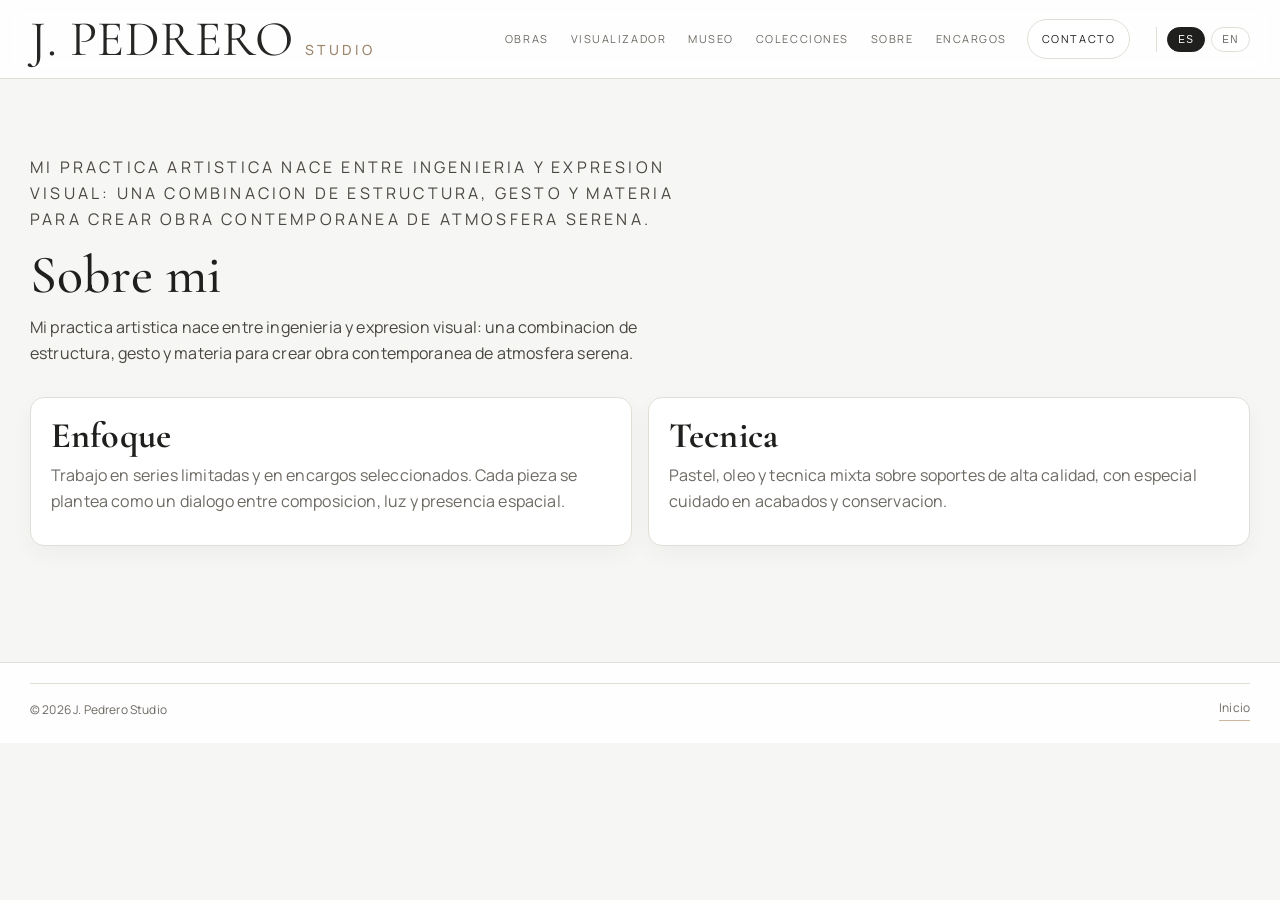
<file: about/index.html>
<!doctype html>
<html lang="es">
<head>
  <meta charset="utf-8" />
  <meta name="viewport" content="width=device-width,initial-scale=1" />
  <title>Sobre | J. Pedrero Studio</title>
  <meta name="theme-color" content="#f6f6f4" />
  <link rel="icon" type="image/svg+xml" href="../assets/img/site/icon-jp.svg?v=2" />
  <link rel="preconnect" href="https://fonts.googleapis.com" />
  <link rel="preconnect" href="https://fonts.gstatic.com" crossorigin />
  <link href="https://fonts.googleapis.com/css2?family=Cormorant+Garamond:wght@400;500;600&family=Manrope:wght@300;400;500;600&display=swap" rel="stylesheet" />
  <link rel="stylesheet" href="../assets/css/styles.css" />
</head>
<body>
  <header class="site-header" id="top">
    <div class="container header-inner">
      <a class="brand" href="../index.html" aria-label="Inicio">
        <span class="brand-main">J. PEDRERO</span>
        <span class="brand-sub">Studio</span>
      </a>

      <button class="nav-toggle" id="navToggle" aria-label="Abrir menu" aria-expanded="false">
        <span></span><span></span><span></span>
      </button>

      <nav class="site-nav" id="siteNav" aria-label="Navegacion principal">
        <a href="../works/index.html">Obras</a>
        <a href="../visualizer/index.html">Visualizador</a>
        <a href="../museum/index.html">Museo</a>
        <a href="../collections/index.html">Colecciones</a>
        <a href="index.html">Sobre</a>
        <a href="../commissions/index.html">Encargos</a>
        <a class="nav-cta" href="../contact/index.html">Contacto</a>
      </nav>
    </div>
  </header>

  <main class="page-main">
    <section class="container page-hero">
      <p class="kicker">Artista</p>
      <h1>Sobre mi</h1>
      <p>
        Mi practica artistica nace entre ingenieria y expresion visual: una combinacion de estructura,
        gesto y materia para crear obra contemporanea de atmosfera serena.
      </p>
    </section>

    <section class="container page-grid">
      <article class="page-box">
        <h2>Enfoque</h2>
        <p>
          Trabajo en series limitadas y en encargos seleccionados. Cada pieza se plantea como un dialogo
          entre composicion, luz y presencia espacial.
        </p>
      </article>

      <article class="page-box">
        <h2>Tecnica</h2>
        <p>
          Pastel, oleo y tecnica mixta sobre soportes de alta calidad, con especial cuidado en acabados y conservacion.
        </p>
      </article>
    </section>
  </main>

  <footer class="site-footer">
    <div class="container footer-bottom">
      <span class="fineprint">&copy; <span id="year"></span> J. Pedrero Studio</span>
      <a class="link fineprint" href="../index.html">Inicio</a>
    </div>
  </footer>

  <script src="../assets/js/main.js?v=20260716-1"></script>
</body>
</html>
</file>
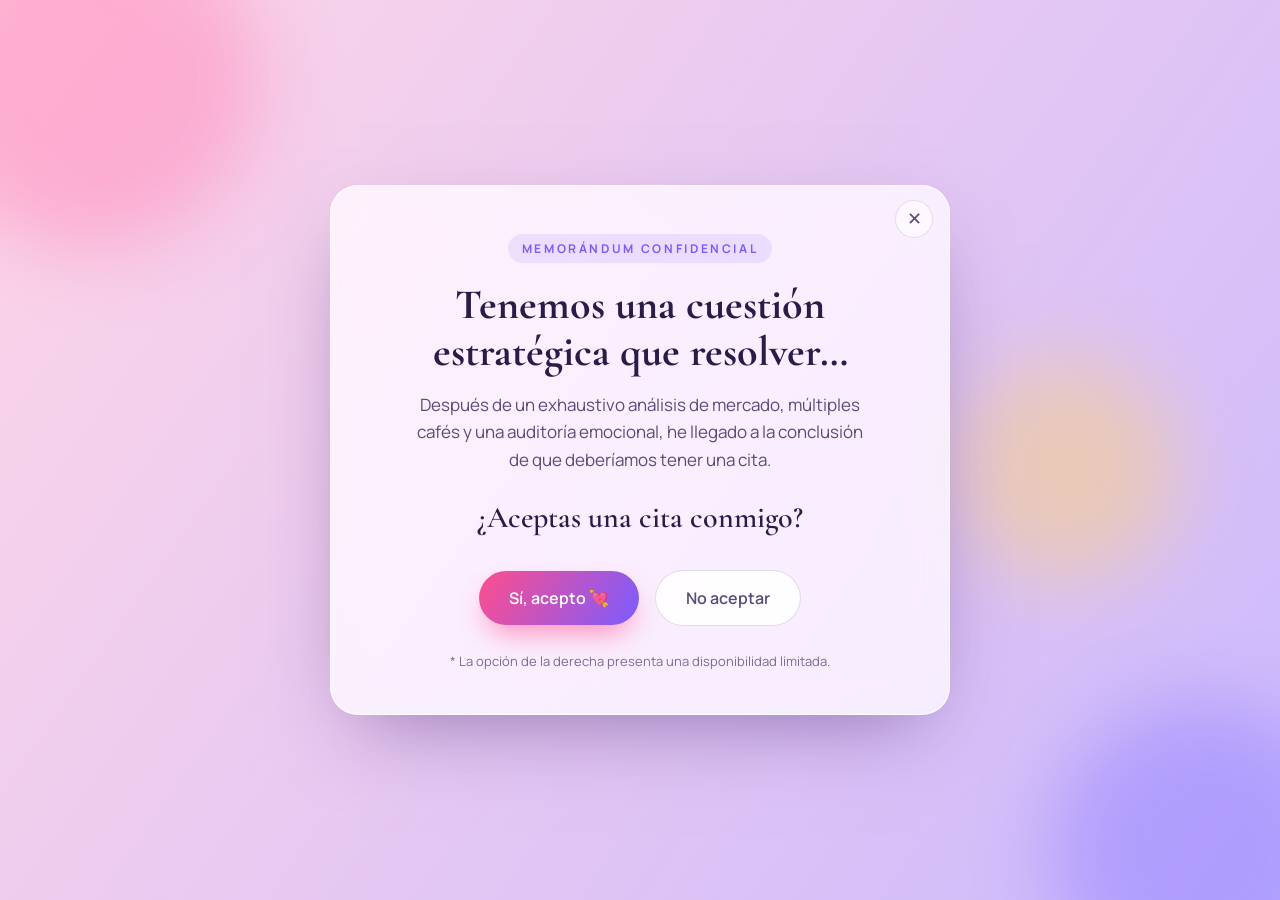
<file: cita/index.html>
<!doctype html>
<html lang="es">
<head>
  <meta charset="utf-8" />
  <meta name="viewport" content="width=device-width,initial-scale=1,maximum-scale=1,user-scalable=no" />
  <title>Una cuestión estratégica…</title>

  <!-- No indexar, no seguir. Página privada, no enlazada. -->
  <meta name="robots" content="noindex, nofollow, noarchive, nosnippet" />
  <meta name="googlebot" content="noindex, nofollow" />
  <meta name="referrer" content="no-referrer" />

  <meta name="theme-color" content="#1b1140" />
  <meta name="description" content="" />

  <link rel="preconnect" href="https://fonts.googleapis.com" />
  <link rel="preconnect" href="https://fonts.gstatic.com" crossorigin />
  <link href="https://fonts.googleapis.com/css2?family=Cormorant+Garamond:wght@500;600;700&family=Manrope:wght@300;400;500;600;700&display=swap" rel="stylesheet" />

  <style>
    :root{
      --bg1:#ffd6e7;
      --bg2:#c7b7ff;
      --bg3:#ffe9c7;
      --ink:#2a1c4a;
      --ink-soft:#5a4b7a;
      --accent:#ff4d8d;
      --accent-2:#7b5cff;
      --card:rgba(255,255,255,.72);
      --card-border:rgba(255,255,255,.9);
      --shadow:0 30px 80px -30px rgba(74,38,110,.55);
      --radius:28px;
    }

    *{box-sizing:border-box;}
    html,body{height:100%;}
    body{
      margin:0;
      font-family:"Manrope",system-ui,-apple-system,Segoe UI,Roboto,sans-serif;
      color:var(--ink);
      background:linear-gradient(125deg,var(--bg1),var(--bg2) 55%,var(--bg3));
      background-size:200% 200%;
      animation:bgShift 18s ease-in-out infinite;
      min-height:100dvh;
      overflow-x:hidden;
      -webkit-font-smoothing:antialiased;
      text-rendering:optimizeLegibility;
    }
    @keyframes bgShift{
      0%{background-position:0% 50%;}
      50%{background-position:100% 50%;}
      100%{background-position:0% 50%;}
    }

    /* burbujas decorativas de fondo */
    .blob{position:fixed;border-radius:50%;filter:blur(40px);opacity:.45;pointer-events:none;z-index:0;}
    .blob.b1{width:340px;height:340px;background:#ff7eb3;top:-90px;left:-80px;animation:float1 14s ease-in-out infinite;}
    .blob.b2{width:300px;height:300px;background:#8a7bff;bottom:-100px;right:-70px;animation:float2 16s ease-in-out infinite;}
    .blob.b3{width:220px;height:220px;background:#ffd36e;top:40%;right:8%;animation:float1 20s ease-in-out infinite;}
    @keyframes float1{0%,100%{transform:translateY(0) translateX(0);}50%{transform:translateY(-30px) translateX(20px);}}
    @keyframes float2{0%,100%{transform:translateY(0) translateX(0);}50%{transform:translateY(25px) translateX(-25px);}}

    .wrap{
      position:relative;z-index:2;
      min-height:100dvh;
      display:flex;align-items:center;justify-content:center;
      padding:24px 18px;
    }

    .card{
      position:relative;
      width:min(620px,100%);
      background:var(--card);
      border:1px solid var(--card-border);
      backdrop-filter:blur(18px) saturate(140%);
      -webkit-backdrop-filter:blur(18px) saturate(140%);
      border-radius:var(--radius);
      box-shadow:var(--shadow);
      padding:48px 42px 44px;
      text-align:center;
      animation:cardIn .9s cubic-bezier(.2,.8,.2,1) both;
    }
    @keyframes cardIn{from{opacity:0;transform:translateY(26px) scale(.97);}to{opacity:1;transform:none;}}

    .corner-close{
      position:absolute;top:14px;right:16px;
      width:38px;height:38px;border-radius:50%;
      border:1px solid rgba(42,28,74,.12);
      background:rgba(255,255,255,.6);
      color:var(--ink-soft);
      font-size:18px;line-height:1;cursor:pointer;
      display:flex;align-items:center;justify-content:center;
      transition:transform .2s ease,background .2s ease,color .2s ease;
    }
    .corner-close:hover{transform:rotate(90deg) scale(1.05);background:#fff;color:var(--accent);}

    .kicker{
      display:inline-block;
      font-size:12px;letter-spacing:.22em;text-transform:uppercase;
      color:var(--accent-2);font-weight:700;
      background:rgba(123,92,255,.12);
      padding:6px 14px;border-radius:999px;margin:0 0 18px;
    }

    h1{
      font-family:"Cormorant Garamond",serif;
      font-weight:700;
      font-size:clamp(28px,6vw,42px);
      line-height:1.12;margin:0 0 16px;
    }
    .subtitle{
      font-size:clamp(15px,2.4vw,17px);
      color:var(--ink-soft);line-height:1.6;
      max-width:46ch;margin:0 auto 26px;
    }
    .question{
      font-family:"Cormorant Garamond",serif;
      font-weight:600;font-size:clamp(22px,4.5vw,30px);
      margin:6px 0 30px;
    }

    .buttons{
      position:relative;
      display:flex;gap:16px;justify-content:center;align-items:center;
      flex-wrap:wrap;min-height:64px;
    }

    .btn{
      font-family:inherit;font-weight:600;font-size:16px;
      border:none;cursor:pointer;border-radius:999px;white-space:nowrap;
      padding:16px 30px;transition:transform .18s ease,box-shadow .25s ease,background .25s ease;
    }
    .btn-yes{
      color:#fff;
      background:linear-gradient(120deg,var(--accent),var(--accent-2));
      box-shadow:0 14px 30px -8px rgba(255,77,141,.65);
      position:relative;overflow:hidden;
    }
    .btn-yes:hover{transform:translateY(-3px) scale(1.04);box-shadow:0 20px 40px -10px rgba(255,77,141,.75);}
    .btn-yes:active{transform:translateY(-1px) scale(1.01);}
    .btn-yes::after{
      content:"";position:absolute;inset:0;
      background:radial-gradient(circle at var(--mx,50%) var(--my,50%),rgba(255,255,255,.5),transparent 45%);
      opacity:0;transition:opacity .3s;
    }
    .btn-yes:hover::after{opacity:1;}

    .btn-no{
      color:var(--ink-soft);
      background:rgba(255,255,255,.85);
      border:1px solid rgba(42,28,74,.14);
      will-change:transform;
    }
    /* cuando huye pasa a posicion fija para moverse por toda la pantalla */
    .btn-no.runaway{
      position:fixed;z-index:50;margin:0;
      box-shadow:0 16px 34px -12px rgba(42,28,74,.4);
      /* se desliza suavemente por la pagina, no salta */
      transition:left .35s cubic-bezier(.34,1.4,.5,1),
                 top .35s cubic-bezier(.34,1.4,.5,1),
                 transform .35s ease;
    }
    /* cuando se rinde: deja de huir y se queda quietecito */
    .btn-no.surrender{
      transition:left .5s ease, top .5s ease, transform .4s ease, opacity .4s ease;
      transform:rotate(0deg) scale(1)!important;
      opacity:.85;cursor:default;
    }

    .hint{
      margin:22px 0 0;font-size:13px;color:var(--ink-soft);opacity:.8;
    }

    /* frase flotante al huir */
    .flash{
      position:fixed;z-index:60;pointer-events:none;
      font-weight:600;font-size:15px;color:var(--accent);
      background:rgba(255,255,255,.92);
      padding:8px 14px;border-radius:999px;
      box-shadow:0 10px 24px -10px rgba(42,28,74,.4);
      transform:translate(-50%,-50%) scale(.7);
      animation:flashPop 1.1s ease forwards;
    }
    @keyframes flashPop{
      0%{opacity:0;transform:translate(-50%,-50%) scale(.6);}
      20%{opacity:1;transform:translate(-50%,-60%) scale(1.05);}
      100%{opacity:0;transform:translate(-50%,-120%) scale(.9);}
    }

    /* ---------- Modal ---------- */
    .overlay{
      position:fixed;inset:0;z-index:100;
      background:rgba(33,20,64,.5);
      backdrop-filter:blur(6px);-webkit-backdrop-filter:blur(6px);
      display:none;align-items:center;justify-content:center;padding:20px;
    }
    .overlay.open{display:flex;animation:fadeIn .25s ease;}
    @keyframes fadeIn{from{opacity:0;}to{opacity:1;}}
    .modal{
      width:min(440px,100%);
      background:#fff;border-radius:24px;
      padding:34px 30px;text-align:center;
      box-shadow:var(--shadow);
      animation:modalIn .35s cubic-bezier(.2,.8,.2,1) both;
    }
    @keyframes modalIn{from{opacity:0;transform:translateY(18px) scale(.95);}to{opacity:1;transform:none;}}
    .modal h2{font-family:"Cormorant Garamond",serif;font-size:30px;margin:0 0 10px;}
    .modal p{color:var(--ink-soft);line-height:1.6;margin:0 0 24px;}
    .modal-actions{display:flex;flex-direction:column;gap:12px;}
    .btn-block{width:100%;justify-content:center;}
    .btn-ghost{
      background:transparent;border:1px solid rgba(42,28,74,.18);color:var(--ink-soft);
    }
    .btn-ghost:hover{background:rgba(42,28,74,.05);}

    /* ---------- Pantalla final ---------- */
    .final{
      position:fixed;inset:0;z-index:90;
      display:none;flex-direction:column;align-items:center;justify-content:center;
      text-align:center;padding:30px;
      background:linear-gradient(140deg,#ffdfec,#d9ccff 60%,#fff0d6);
    }
    .final.open{display:flex;animation:fadeIn .5s ease;}
    .final .heart{font-size:clamp(56px,14vw,90px);animation:beat 1.1s ease-in-out infinite;}
    @keyframes beat{0%,100%{transform:scale(1);}25%{transform:scale(1.18);}40%{transform:scale(1.02);}}
    .final h1{font-size:clamp(30px,7vw,52px);margin:10px 0 14px;}
    .final p{font-size:clamp(16px,3vw,20px);color:var(--ink-soft);max-width:40ch;margin:0 auto 10px;}
    .final .wa{
      margin-top:24px;font-size:14px;color:var(--ink-soft);
      background:rgba(255,255,255,.7);padding:10px 18px;border-radius:999px;
    }

    canvas#fx{position:fixed;inset:0;z-index:200;pointer-events:none;display:block;}

    @media (max-width:480px){
      .card{padding:38px 24px 34px;}
      .btn{padding:15px 24px;font-size:15px;}
    }
    @media (prefers-reduced-motion:reduce){
      *{animation-duration:.001ms!important;animation-iteration-count:1!important;}
      body{animation:none;}
    }
  </style>
</head>
<body>
  <div class="blob b1"></div>
  <div class="blob b2"></div>
  <div class="blob b3"></div>

  <main class="wrap">
    <section class="card" id="card">
      <button class="corner-close" id="cornerClose" aria-label="Salir" title="Salir">✕</button>

      <span class="kicker">Memorándum confidencial</span>
      <h1>Tenemos una cuestión estratégica que resolver…</h1>
      <p class="subtitle">
        Después de un exhaustivo análisis de mercado, múltiples cafés y una auditoría
        emocional, he llegado a la conclusión de que deberíamos tener una cita.
      </p>

      <p class="question">¿Aceptas una cita conmigo?</p>

      <div class="buttons" id="buttons">
        <button class="btn btn-yes" id="btnYes">Sí, acepto&nbsp;💘</button>
        <button class="btn btn-no" id="btnNo">No aceptar</button>
      </div>

      <p class="hint">* La opción de la derecha presenta una disponibilidad limitada.</p>
    </section>
  </main>

  <!-- Modal de salida -->
  <div class="overlay" id="overlay" role="dialog" aria-modal="true" aria-labelledby="modalTitle">
    <div class="modal">
      <h2 id="modalTitle">¿En serio? :(</h2>
      <p>Soy majete, prometo no hablar solo de mis proyectos… bueno, solo un poco.</p>
      <div class="modal-actions">
        <button class="btn btn-yes btn-block" id="modalAccept">Vale, acepto la cita</button>
        <button class="btn btn-ghost btn-block" id="modalEscape">Seguir intentando escapar</button>
      </div>
    </div>
  </div>

  <!-- Pantalla final -->
  <div class="final" id="final">
    <div class="heart">💖</div>
    <h1>Sabía que tomarías la decisión correcta 😌</h1>
    <p>Cita aceptada. Ahora empieza lo bueno.</p>
    <div class="wa">📲 Te mando los detalles por WhatsApp.</div>
  </div>

  <canvas id="fx"></canvas>

  <script>
  (function(){
    "use strict";

    var btnNo   = document.getElementById('btnNo');
    var btnYes  = document.getElementById('btnYes');
    var card    = document.getElementById('card');
    var overlay = document.getElementById('overlay');
    var finalEl = document.getElementById('final');

    var prefersReduced = window.matchMedia('(prefers-reduced-motion: reduce)').matches;
    var accepted = false;
    var dodges = 0;
    var gaveUp = false;
    var MAX_DODGES = 14;   // tras estos intentos visibles, el boton se rinde
    var COOLDOWN = 300;    // ms minimos entre huidas (evita gastarlas de golpe)
    var lastDodge = 0;
    var RADIUS = 160;      // radio max (px) de huida alrededor de su sitio original
    var anchor = null;     // centro fijo de la zona de huida

    // fija el centro del circulo de huida en la posicion ORIGINAL del boton
    function setAnchor(){
      if(btnNo.classList.contains('runaway')) return; // ya movido: no recalcular
      var r = btnNo.getBoundingClientRect();
      anchor = { x: r.left + r.width/2, y: r.top + r.height/2 };
    }
    window.addEventListener('load', setAnchor);
    setAnchor();

    /* ---- Textos cambiantes del botón ---- */
    var labels = [
      'No aceptar','¿Seguro?','Piénsalo bien…','No huyas de tu destino',
      'Este botón está en prácticas','Acepta, cobarde',
      'La negativa no está en el roadmap','Disponibilidad: agotada'
    ];
    // mensaje final cuando ya no puede más
    var SURRENDER_TEXT = 'Después de tantos intentos y resiliencia… me rindo 🏳️';
    var flashes = [
      'Casi.','Buen intento.','Ese botón no está disponible en tu plan.',
      'Error 404: rechazo no encontrado.','La junta directiva recomienda aceptar.',
      'El departamento legal dice que sí.','Nop.','Sigue soñando 😏'
    ];

    /* ---- Frase flotante ---- */
    function spawnFlash(x,y){
      var f = document.createElement('div');
      f.className = 'flash';
      f.textContent = flashes[Math.floor(Math.random()*flashes.length)];
      f.style.left = x + 'px';
      f.style.top  = y + 'px';
      document.body.appendChild(f);
      setTimeout(function(){ f.remove(); }, 1200);
    }

    /* ---- El botón se rinde: se coloca junto al "Sí", visible y quieto ---- */
    function surrender(){
      if(gaveUp) return;
      gaveUp = true;
      btnNo.classList.remove('runaway');
      btnNo.classList.add('surrender');
      btnNo.textContent = SURRENDER_TEXT;

      // lo dejamos visible, centrado bajo el botón "Sí"
      var bw = btnNo.offsetWidth, bh = btnNo.offsetHeight, m = 12;
      var yesRect = btnYes.getBoundingClientRect();
      var nx = yesRect.left + yesRect.width/2 - bw/2;
      var ny = yesRect.bottom + 18;
      nx = Math.max(m, Math.min(nx, window.innerWidth - bw - m));
      ny = Math.max(m, Math.min(ny, window.innerHeight - bh - m));
      btnNo.style.position = 'fixed';
      btnNo.style.left = nx + 'px';
      btnNo.style.top  = ny + 'px';
      spawnFlash(nx + bw/2, ny - 6);
    }

    /* ---- Movimiento del botón "No" ---- */
    function dodge(pointerX, pointerY){
      if(gaveUp) return;

      // cooldown: cada huida es un salto visible, no una ráfaga instantánea
      var now = Date.now();
      if(now - lastDodge < COOLDOWN) return;
      lastDodge = now;

      dodges++;

      // tras suficientes intentos, se rinde y deja de huir
      if(dodges >= MAX_DODGES){ surrender(); return; }

      var bw = btnNo.offsetWidth;
      var bh = btnNo.offsetHeight;
      var margin = 12;
      var vw = window.innerWidth;
      var vh = window.innerHeight;

      // asegura que existe el centro del circulo (su sitio original)
      if(!anchor) setAnchor();

      // pasa a posición fija la primera vez.
      // IMPORTANTE: se saca de la tarjeta (que tiene backdrop-filter y por eso
      // sería el bloque contenedor de un position:fixed) y se cuelga del body,
      // para que las coordenadas fixed sean relativas al viewport.
      if(!btnNo.classList.contains('runaway')){
        btnNo.classList.add('runaway');
        document.body.appendChild(btnNo);
      }

      // zona prohibida: el botón "Sí" (para no taparlo)
      var yesRect = btnYes.getBoundingClientRect();

      var nx, ny, tries = 0;
      do{
        // punto aleatorio dentro de un círculo de radio RADIUS sobre el anchor
        var ang = Math.random() * Math.PI * 2;
        var rad = RADIUS * Math.sqrt(Math.random());
        var cx2 = anchor.x + Math.cos(ang) * rad;
        var cy2 = anchor.y + Math.sin(ang) * rad;
        nx = cx2 - bw/2;
        ny = cy2 - bh/2;
        // dentro del viewport
        nx = Math.max(margin, Math.min(nx, vw - bw - margin));
        ny = Math.max(margin, Math.min(ny, vh - bh - margin));
        tries++;
        var overlapsYes =
          nx < yesRect.right + 12 && nx + bw > yesRect.left - 12 &&
          ny < yesRect.bottom + 12 && ny + bh > yesRect.top - 12;
        // intenta también alejarse del puntero
        var nearPointer = (typeof pointerX === 'number') &&
          Math.hypot((nx+bw/2)-pointerX, (ny+bh/2)-pointerY) < 55;
      } while((overlapsYes || nearPointer) && tries < 30);

      var rot = (Math.random()*24 - 12).toFixed(1);
      var sc  = (0.9 + Math.random()*0.25).toFixed(2);
      btnNo.style.left = nx + 'px';
      btnNo.style.top  = ny + 'px';
      btnNo.style.transform = 'rotate('+rot+'deg) scale('+sc+')';

      // cambia el texto cada par de esquivadas
      if(dodges % 2 === 0){
        btnNo.textContent = labels[Math.min(Math.floor(dodges/2), labels.length-1)];
      }

      // frase flotante (no en cada salto, para no saturar)
      if(dodges % 2 === 1){
        spawnFlash(nx + bw/2, ny - 6);
      }
    }

    // desktop: huye al acercarse
    function onPointerMove(e){
      if(accepted) return;
      var r = btnNo.getBoundingClientRect();
      var cx = r.left + r.width/2;
      var cy = r.top + r.height/2;
      var dist = Math.hypot(e.clientX - cx, e.clientY - cy);
      if(dist < 110){
        dodge(e.clientX, e.clientY);
      }
    }
    window.addEventListener('mousemove', onPointerMove, {passive:true});
    btnNo.addEventListener('mouseenter', function(e){ dodge(e.clientX, e.clientY); });

    // móvil / touch: huye al intentar tocar (antes de que registre clic)
    btnNo.addEventListener('touchstart', function(e){
      e.preventDefault();
      var t = e.touches[0] || {};
      dodge(t.clientX, t.clientY);
    }, {passive:false});
    btnNo.addEventListener('pointerdown', function(e){
      if(e.pointerType === 'touch'){
        e.preventDefault();
        dodge(e.clientX, e.clientY);
      }
    });
    // por si en algún caso límite logra el clic
    btnNo.addEventListener('click', function(e){
      e.preventDefault();
      if(gaveUp){ openModal(); return; } // ya rendido: abre el modal simpático
      dodge();
    });

    // reposiciona si cambia el tamaño de la ventana (no salirse)
    window.addEventListener('resize', function(){
      if(!btnNo.classList.contains('runaway')) return;
      var bw = btnNo.offsetWidth, bh = btnNo.offsetHeight, m = 12;
      var x = Math.min(parseFloat(btnNo.style.left)||0, window.innerWidth - bw - m);
      var y = Math.min(parseFloat(btnNo.style.top)||0, window.innerHeight - bh - m);
      btnNo.style.left = Math.max(m, x) + 'px';
      btnNo.style.top  = Math.max(m, y) + 'px';
    });

    /* ---- Efecto de brillo en el botón Sí ---- */
    btnYes.addEventListener('mousemove', function(e){
      var r = btnYes.getBoundingClientRect();
      btnYes.style.setProperty('--mx', (e.clientX - r.left)+'px');
      btnYes.style.setProperty('--my', (e.clientY - r.top)+'px');
    });

    /* ---- Aceptar ---- */
    function accept(){
      if(accepted) return;
      accepted = true;
      window.removeEventListener('beforeunload', beforeUnload);
      overlay.classList.remove('open');
      finalEl.classList.add('open');
      celebrate();
    }
    btnYes.addEventListener('click', accept);
    document.getElementById('modalAccept').addEventListener('click', accept);

    /* ---- Modal de salida ---- */
    function openModal(){ overlay.classList.add('open'); }
    function closeModal(){ overlay.classList.remove('open'); }
    document.getElementById('cornerClose').addEventListener('click', openModal);
    document.getElementById('modalEscape').addEventListener('click', closeModal);
    overlay.addEventListener('click', function(e){ if(e.target === overlay) closeModal(); });
    document.addEventListener('keydown', function(e){ if(e.key === 'Escape') closeModal(); });

    /* ---- Aviso nativo al cerrar/recargar ---- */
    function beforeUnload(e){
      if(accepted) return;
      e.preventDefault();
      e.returnValue = '';
      return '';
    }
    window.addEventListener('beforeunload', beforeUnload);

    /* ---- Confeti + corazones (canvas ligero) ---- */
    var canvas = document.getElementById('fx');
    var ctx = canvas.getContext('2d');
    var parts = [], raf = null, W, H;
    function size(){ W = canvas.width = window.innerWidth; H = canvas.height = window.innerHeight; }
    size();
    window.addEventListener('resize', size);

    var colors = ['#ff4d8d','#7b5cff','#ffd36e','#ff7eb3','#6ee7ff','#fff'];
    function celebrate(){
      if(prefersReduced){ return; }
      var n = 160;
      for(var i=0;i<n;i++){
        parts.push({
          x: W/2 + (Math.random()-0.5)*120,
          y: H/2,
          vx:(Math.random()-0.5)*14,
          vy:(Math.random()*-16)-4,
          g:0.35+Math.random()*0.25,
          size:6+Math.random()*8,
          rot:Math.random()*Math.PI,
          vr:(Math.random()-0.5)*0.3,
          color:colors[Math.floor(Math.random()*colors.length)],
          heart: Math.random()<0.35,
          life:0
        });
      }
      if(!raf) raf = requestAnimationFrame(tick);
      // segunda oleada
      setTimeout(function(){ if(!accepted) return; burst(W*0.25,H*0.35); burst(W*0.75,H*0.35); }, 500);
    }
    function burst(x,y){
      for(var i=0;i<70;i++){
        parts.push({x:x,y:y,vx:(Math.random()-0.5)*12,vy:(Math.random()*-14)-2,
          g:0.32+Math.random()*0.25,size:6+Math.random()*8,rot:Math.random()*Math.PI,
          vr:(Math.random()-0.5)*0.3,color:colors[Math.floor(Math.random()*colors.length)],
          heart:Math.random()<0.4,life:0});
      }
    }
    function heartPath(c,x,y,s){
      c.beginPath();
      c.moveTo(x,y+s*0.3);
      c.bezierCurveTo(x,y,x-s*0.5,y,x-s*0.5,y+s*0.3);
      c.bezierCurveTo(x-s*0.5,y+s*0.6,x,y+s*0.8,x,y+s);
      c.bezierCurveTo(x,y+s*0.8,x+s*0.5,y+s*0.6,x+s*0.5,y+s*0.3);
      c.bezierCurveTo(x+s*0.5,y,x,y,x,y+s*0.3);
      c.closePath();c.fill();
    }
    function tick(){
      ctx.clearRect(0,0,W,H);
      for(var i=parts.length-1;i>=0;i--){
        var p=parts[i];
        p.vy+=p.g; p.x+=p.vx; p.y+=p.vy; p.rot+=p.vr; p.life++;
        ctx.save();
        ctx.translate(p.x,p.y); ctx.rotate(p.rot);
        ctx.fillStyle=p.color; ctx.globalAlpha=Math.max(0,1-p.life/180);
        if(p.heart){ heartPath(ctx,0,-p.size/2,p.size); }
        else{ ctx.fillRect(-p.size/2,-p.size/2,p.size,p.size*0.6); }
        ctx.restore();
        if(p.y>H+40 || p.life>200) parts.splice(i,1);
      }
      if(parts.length){ raf=requestAnimationFrame(tick); }
      else{ cancelAnimationFrame(raf); raf=null; ctx.clearRect(0,0,W,H); }
    }
  })();
  </script>
</body>
</html>
</file>
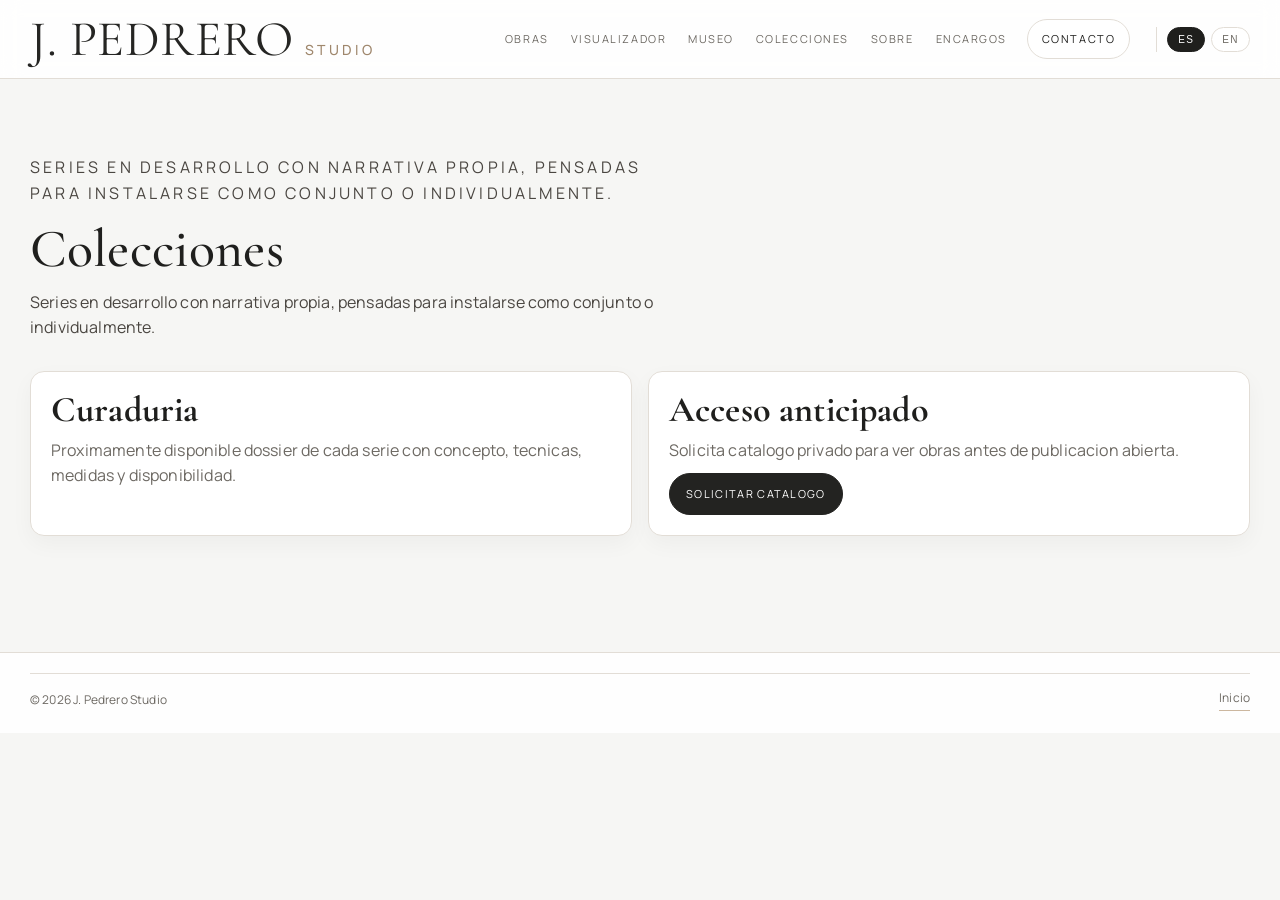
<file: collections/index.html>
<!doctype html>
<html lang="es">
<head>
  <meta charset="utf-8" />
  <meta name="viewport" content="width=device-width,initial-scale=1" />
  <title>Colecciones | J. Pedrero Studio</title>
  <meta name="theme-color" content="#f6f6f4" />
  <link rel="icon" type="image/svg+xml" href="../assets/img/site/icon-jp.svg?v=2" />
  <link rel="preconnect" href="https://fonts.googleapis.com" />
  <link rel="preconnect" href="https://fonts.gstatic.com" crossorigin />
  <link href="https://fonts.googleapis.com/css2?family=Cormorant+Garamond:wght@400;500;600&family=Manrope:wght@300;400;500;600&display=swap" rel="stylesheet" />
  <link rel="stylesheet" href="../assets/css/styles.css" />
</head>
<body>
  <header class="site-header" id="top">
    <div class="container header-inner">
      <a class="brand" href="../index.html" aria-label="Inicio">
        <span class="brand-main">J. PEDRERO</span>
        <span class="brand-sub">Studio</span>
      </a>

      <button class="nav-toggle" id="navToggle" aria-label="Abrir menu" aria-expanded="false">
        <span></span><span></span><span></span>
      </button>

      <nav class="site-nav" id="siteNav" aria-label="Navegacion principal">
        <a href="../works/index.html">Obras</a>
        <a href="../visualizer/index.html">Visualizador</a>
        <a href="../museum/index.html">Museo</a>
        <a href="index.html">Colecciones</a>
        <a href="../about/index.html">Sobre</a>
        <a href="../commissions/index.html">Encargos</a>
        <a class="nav-cta" href="../contact/index.html">Contacto</a>
      </nav>
    </div>
  </header>

  <main class="page-main">
    <section class="container page-hero">
      <p class="kicker">Series</p>
      <h1>Colecciones</h1>
      <p>Series en desarrollo con narrativa propia, pensadas para instalarse como conjunto o individualmente.</p>
    </section>

    <section class="container page-grid">
      <article class="page-box">
        <h2>Curaduria</h2>
        <p>Proximamente disponible dossier de cada serie con concepto, tecnicas, medidas y disponibilidad.</p>
      </article>

      <article class="page-box">
        <h2>Acceso anticipado</h2>
        <p>Solicita catalogo privado para ver obras antes de publicacion abierta.</p>
        <a class="btn" href="../contact/index.html">Solicitar catalogo</a>
      </article>
    </section>
  </main>

  <footer class="site-footer">
    <div class="container footer-bottom">
      <span class="fineprint">&copy; <span id="year"></span> J. Pedrero Studio</span>
      <a class="link fineprint" href="../index.html">Inicio</a>
    </div>
  </footer>

  <script src="../assets/js/main.js?v=20260716-1"></script>
</body>
</html>
</file>
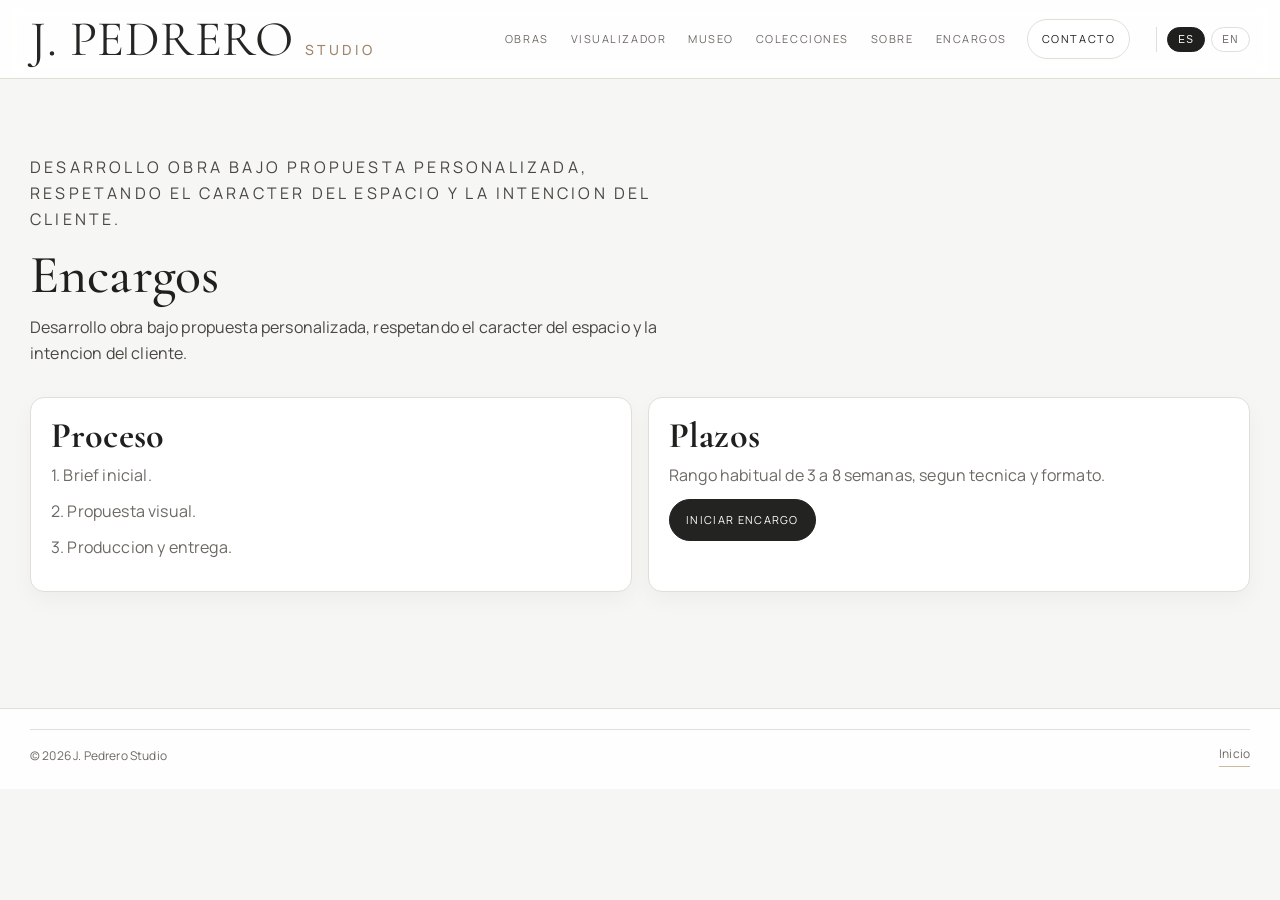
<file: commissions/index.html>
<!doctype html>
<html lang="es">
<head>
  <meta charset="utf-8" />
  <meta name="viewport" content="width=device-width,initial-scale=1" />
  <title>Encargos | J. Pedrero Studio</title>
  <meta name="theme-color" content="#f6f6f4" />
  <link rel="icon" type="image/svg+xml" href="../assets/img/site/icon-jp.svg?v=2" />
  <link rel="preconnect" href="https://fonts.googleapis.com" />
  <link rel="preconnect" href="https://fonts.gstatic.com" crossorigin />
  <link href="https://fonts.googleapis.com/css2?family=Cormorant+Garamond:wght@400;500;600&family=Manrope:wght@300;400;500;600&display=swap" rel="stylesheet" />
  <link rel="stylesheet" href="../assets/css/styles.css" />
</head>
<body>
  <header class="site-header" id="top">
    <div class="container header-inner">
      <a class="brand" href="../index.html" aria-label="Inicio">
        <span class="brand-main">J. PEDRERO</span>
        <span class="brand-sub">Studio</span>
      </a>

      <button class="nav-toggle" id="navToggle" aria-label="Abrir menu" aria-expanded="false">
        <span></span><span></span><span></span>
      </button>

      <nav class="site-nav" id="siteNav" aria-label="Navegacion principal">
        <a href="../works/index.html">Obras</a>
        <a href="../visualizer/index.html">Visualizador</a>
        <a href="../museum/index.html">Museo</a>
        <a href="../collections/index.html">Colecciones</a>
        <a href="../about/index.html">Sobre</a>
        <a href="index.html">Encargos</a>
        <a class="nav-cta" href="../contact/index.html">Contacto</a>
      </nav>
    </div>
  </header>

  <main class="page-main">
    <section class="container page-hero">
      <p class="kicker">Comision</p>
      <h1>Encargos</h1>
      <p>Desarrollo obra bajo propuesta personalizada, respetando el caracter del espacio y la intencion del cliente.</p>
    </section>

    <section class="container page-grid">
      <article class="page-box">
        <h2>Proceso</h2>
        <p>1. Brief inicial.</p>
        <p>2. Propuesta visual.</p>
        <p>3. Produccion y entrega.</p>
      </article>

      <article class="page-box">
        <h2>Plazos</h2>
        <p>Rango habitual de 3 a 8 semanas, segun tecnica y formato.</p>
        <a class="btn" href="../contact/index.html">Iniciar encargo</a>
      </article>
    </section>
  </main>

  <footer class="site-footer">
    <div class="container footer-bottom">
      <span class="fineprint">&copy; <span id="year"></span> J. Pedrero Studio</span>
      <a class="link fineprint" href="../index.html">Inicio</a>
    </div>
  </footer>

  <script src="../assets/js/main.js?v=20260716-1"></script>
</body>
</html>
</file>
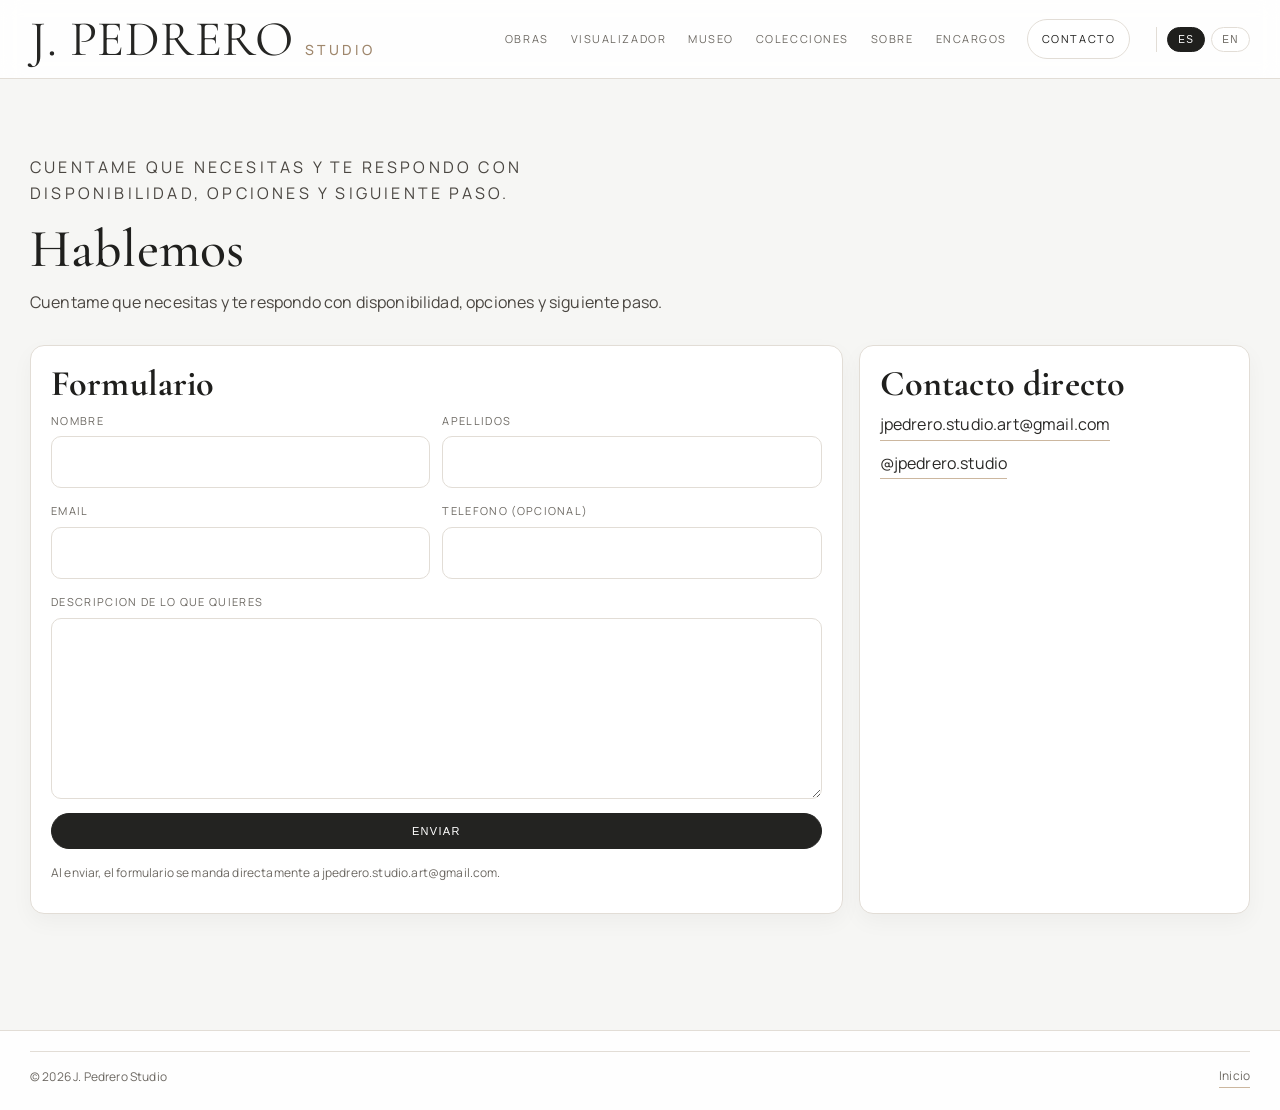
<file: contact/index.html>
<!doctype html>
<html lang="es">
<head>
  <meta charset="utf-8" />
  <meta name="viewport" content="width=device-width,initial-scale=1" />
  <title>Contacto | J. Pedrero Studio</title>
  <meta name="theme-color" content="#f6f6f4" />
  <link rel="icon" type="image/svg+xml" href="../assets/img/site/icon-jp.svg?v=2" />
  <link rel="preconnect" href="https://fonts.googleapis.com" />
  <link rel="preconnect" href="https://fonts.gstatic.com" crossorigin />
  <link href="https://fonts.googleapis.com/css2?family=Cormorant+Garamond:wght@400;500;600&family=Manrope:wght@300;400;500;600&display=swap" rel="stylesheet" />
  <link rel="stylesheet" href="../assets/css/styles.css" />
</head>
<body>
  <header class="site-header" id="top">
    <div class="container header-inner">
      <a class="brand" href="../index.html" aria-label="Inicio">
        <span class="brand-main">J. PEDRERO</span>
        <span class="brand-sub">Studio</span>
      </a>

      <button class="nav-toggle" id="navToggle" aria-label="Abrir menu" aria-expanded="false">
        <span></span><span></span><span></span>
      </button>

      <nav class="site-nav" id="siteNav" aria-label="Navegacion principal">
        <a href="../works/index.html">Obras</a>
        <a href="../visualizer/index.html">Visualizador</a>
        <a href="../museum/index.html">Museo</a>
        <a href="../collections/index.html">Colecciones</a>
        <a href="../about/index.html">Sobre</a>
        <a href="../commissions/index.html">Encargos</a>
        <a class="nav-cta" href="index.html">Contacto</a>
      </nav>
    </div>
  </header>

  <main class="page-main">
    <section class="container page-hero">
      <p class="kicker">Contacto</p>
      <h1>Hablemos</h1>
      <p>Cuentame que necesitas y te respondo con disponibilidad, opciones y siguiente paso.</p>
    </section>

    <section class="container contact-layout">
      <article class="page-box">
        <h2>Formulario</h2>
        <form class="contact-form" action="https://formsubmit.co/jpedrero.studio.art@gmail.com" method="POST">
          <input type="hidden" name="_subject" value="Nuevo contacto desde jpedrero.studio" />
          <input type="hidden" name="_captcha" value="false" />
          <input type="text" name="_honey" style="display:none" tabindex="-1" autocomplete="off" />
          <div class="form-row two-cols">
            <label class="form-field">
              <span>Nombre</span>
              <input type="text" name="nombre" required />
            </label>
            <label class="form-field">
              <span>Apellidos</span>
              <input type="text" name="apellidos" required />
            </label>
          </div>

          <div class="form-row two-cols">
            <label class="form-field">
              <span>Email</span>
              <input type="email" name="email" required />
            </label>
            <label class="form-field">
              <span>Telefono (opcional)</span>
              <input type="tel" name="telefono" />
            </label>
          </div>

          <div class="form-row">
            <label class="form-field">
              <span>Descripcion de lo que quieres</span>
              <textarea name="descripcion" rows="6" required></textarea>
            </label>
          </div>

          <button class="btn" type="submit">Enviar</button>
          <p class="fineprint" id="contactHint">Al enviar, el formulario se manda directamente a jpedrero.studio.art@gmail.com.</p>
        </form>
      </article>

      <aside class="page-box">
        <h2>Contacto directo</h2>
        <p><a class="link" href="mailto:jpedrero.studio.art@gmail.com">jpedrero.studio.art@gmail.com</a></p>
        <p><a class="link" href="https://www.instagram.com/jpedrero.studio?igsh=emQyeGtuYnpsY2Yw&utm_source=qr" target="_blank" rel="noopener noreferrer">@jpedrero.studio</a></p>
      </aside>
    </section>
  </main>

  <footer class="site-footer">
    <div class="container footer-bottom">
      <span class="fineprint">&copy; <span id="year"></span> J. Pedrero Studio</span>
      <a class="link fineprint" href="../index.html">Inicio</a>
    </div>
  </footer>

  <script src="../assets/js/main.js?v=20260716-1"></script>
</body>
</html>
</file>
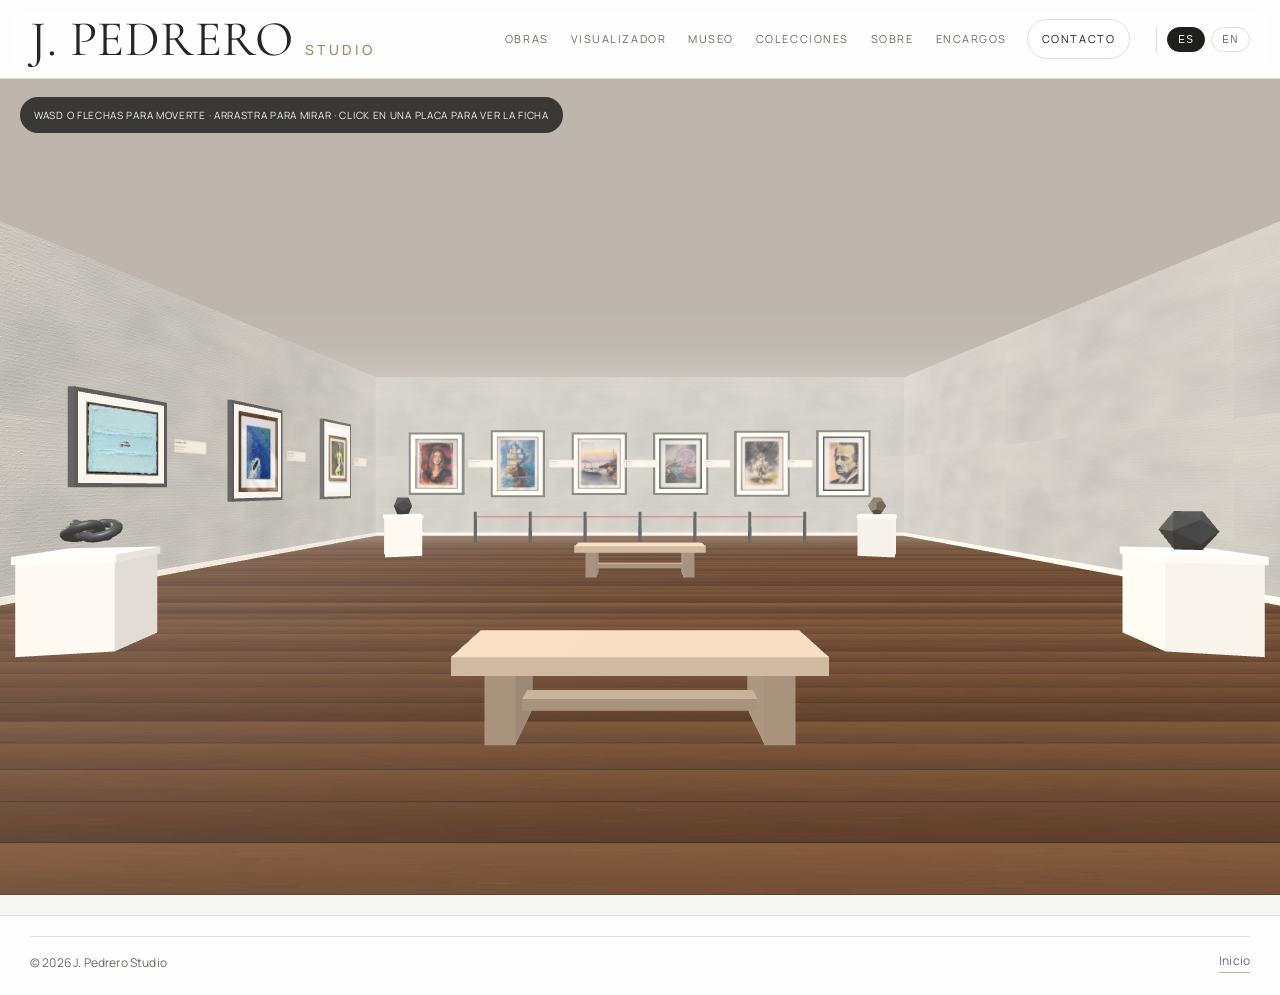
<file: museum/index.html>
<!doctype html>
<html lang="es">
<head>
  <meta charset="utf-8" />
  <meta name="viewport" content="width=device-width,initial-scale=1" />
  <title>Museo | J. Pedrero Studio</title>
  <meta name="description" content="Recorre una sala virtual y visualiza las obras en formato museo." />
  <meta name="theme-color" content="#f6f6f4" />
  <link rel="icon" type="image/svg+xml" href="../assets/img/site/icon-jp.svg?v=2" />
  <link rel="preconnect" href="https://fonts.googleapis.com" />
  <link rel="preconnect" href="https://fonts.gstatic.com" crossorigin />
  <link href="https://fonts.googleapis.com/css2?family=Cormorant+Garamond:wght@400;500;600&family=Manrope:wght@300;400;500;600&display=swap" rel="stylesheet" />
  <link rel="stylesheet" href="../assets/css/styles.css" />
</head>
<body>
  <header class="site-header" id="top">
    <div class="container header-inner">
      <a class="brand" href="../index.html" aria-label="Inicio">
        <span class="brand-main">J. PEDRERO</span>
        <span class="brand-sub">Studio</span>
      </a>

      <button class="nav-toggle" id="navToggle" aria-label="Abrir menu" aria-expanded="false">
        <span></span><span></span><span></span>
      </button>

      <nav class="site-nav" id="siteNav" aria-label="Navegacion principal">
        <a href="../works/index.html">Obras</a>
        <a href="../visualizer/index.html">Visualizador</a>
        <a href="index.html">Museo</a>
        <a href="../collections/index.html">Colecciones</a>
        <a href="../about/index.html">Sobre</a>
        <a href="../commissions/index.html">Encargos</a>
        <a class="nav-cta" href="../contact/index.html">Contacto</a>
      </nav>
    </div>
  </header>

  <main class="museum-main">
    <section class="museum-full museum-layout">
      <article class="museum-stage-card">
        <div class="museum-viewport" id="museumViewport" aria-label="Museo 3D"></div>

        <div class="museum-hud is-active" id="museumHud">
          <p id="museumHudText">WASD o flechas para moverte � Arrastra con raton o dedo para mirar � ESC para salir</p>
        </div>

        <aside class="museum-info" id="museumInfo" hidden>
          <button class="museum-info-close" id="museumInfoClose" aria-label="Cerrar ficha">&times;</button>
          <p class="museum-info-kicker">Ficha</p>
          <h3 class="museum-info-title" id="museumInfoTitle">Obra</h3>
          <p class="museum-info-meta" id="museumInfoMeta"></p>
          <p class="museum-info-text" id="museumInfoText"></p>
          <a class="museum-info-link" id="museumInfoLink" href="../works/obra.html" target="_self">Ver ficha completa</a>
        </aside>

        <div class="museum-joystick" id="museumJoystick" aria-label="Joystick de movimiento">
          <span class="museum-joystick-thumb" id="museumJoystickThumb"></span>
          <span class="museum-joystick-label" id="museumJoystickLabel">Mover</span>
        </div>
      </article>
    </section>
  </main>

  <footer class="site-footer">
    <div class="container footer-bottom">
      <span class="fineprint">&copy; <span id="year"></span> J. Pedrero Studio</span>
      <a class="link fineprint" href="../index.html">Inicio</a>
    </div>
  </footer>

  <script src="../assets/js/main.js?v=20260716-1"></script>
  <script src="../assets/js/vendor/three.min.js?v=20260329-1"></script>
  <script src="../assets/js/museum-inline-images.js?v=20260329-1"></script>
  <script src="../assets/js/museum.js?v=20260716-1"></script>
</body>
</html>
</file>
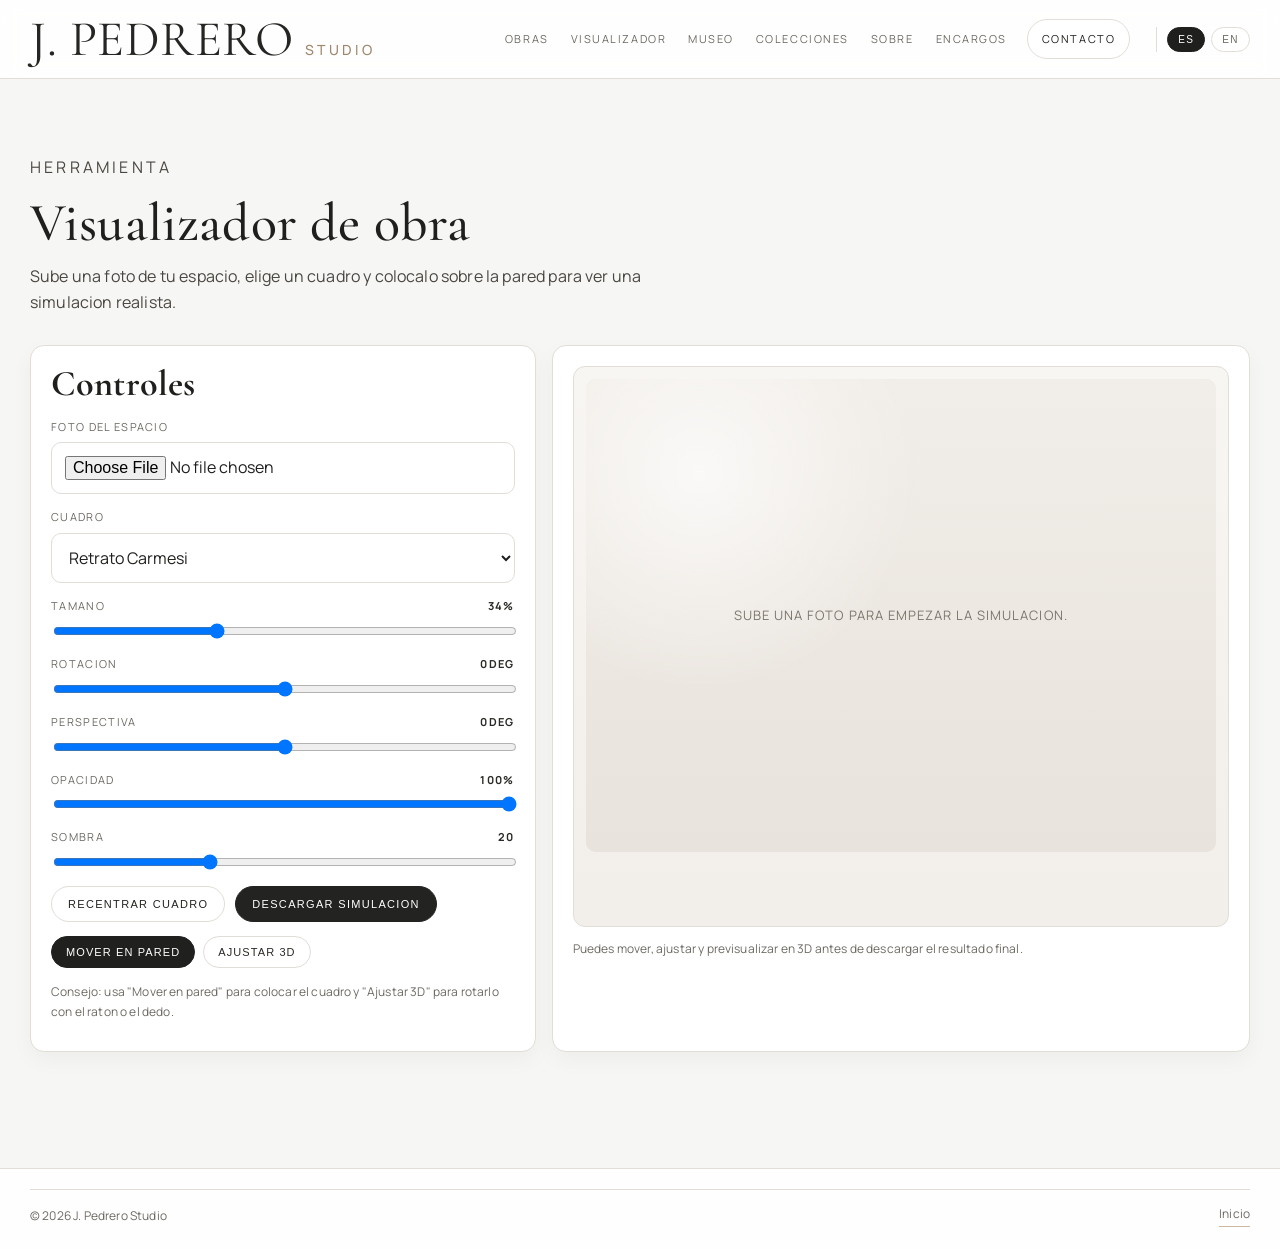
<file: visualizer/index.html>
<!doctype html>
<html lang="es">
<head>
  <meta charset="utf-8" />
  <meta name="viewport" content="width=device-width,initial-scale=1" />
  <title>Visualizador | J. Pedrero Studio</title>
  <meta name="description" content="Sube una foto y prueba como quedaria una obra en tu propio espacio." />
  <meta name="theme-color" content="#f6f6f4" />
  <link rel="icon" type="image/svg+xml" href="../assets/img/site/icon-jp.svg?v=2" />
  <link rel="preconnect" href="https://fonts.googleapis.com" />
  <link rel="preconnect" href="https://fonts.gstatic.com" crossorigin />
  <link href="https://fonts.googleapis.com/css2?family=Cormorant+Garamond:wght@400;500;600&family=Manrope:wght@300;400;500;600&display=swap" rel="stylesheet" />
  <script type="module" src="../assets/js/vendor/model-viewer.min.js"></script>
  <link rel="stylesheet" href="../assets/css/styles.css" />
</head>
<body>
  <header class="site-header" id="top">
    <div class="container header-inner">
      <a class="brand" href="../index.html" aria-label="Inicio">
        <span class="brand-main">J. PEDRERO</span>
        <span class="brand-sub">Studio</span>
      </a>

      <button class="nav-toggle" id="navToggle" aria-label="Abrir menu" aria-expanded="false">
        <span></span><span></span><span></span>
      </button>

      <nav class="site-nav" id="siteNav" aria-label="Navegacion principal">
        <a href="../works/index.html">Obras</a>
        <a href="index.html">Visualizador</a>
        <a href="../museum/index.html">Museo</a>
        <a href="../collections/index.html">Colecciones</a>
        <a href="../about/index.html">Sobre</a>
        <a href="../commissions/index.html">Encargos</a>
        <a class="nav-cta" href="../contact/index.html">Contacto</a>
      </nav>
    </div>
  </header>

  <main class="page-main">
    <section class="container page-hero">
      <p class="kicker">Herramienta</p>
      <h1>Visualizador de obra</h1>
      <p>Sube una foto de tu espacio, elige un cuadro y colocalo sobre la pared para ver una simulacion realista.</p>
    </section>

    <section class="container visualizer-layout" id="visualizerApp">
      <article class="page-box visualizer-controls">
        <h2>Controles</h2>

        <label class="form-field">
          <span>Foto del espacio</span>
          <input type="file" id="vizRoomInput" accept="image/*" />
        </label>

        <label class="form-field">
          <span>Cuadro</span>
          <select id="vizArtworkSelect"></select>
        </label>

        <div class="visualizer-range-row">
          <div class="visualizer-range-head">
            <span>Tamano</span>
            <strong id="vizSizeValue">34%</strong>
          </div>
          <input type="range" id="vizSize" min="12" max="75" value="34" />
        </div>

        <div class="visualizer-range-row">
          <div class="visualizer-range-head">
            <span>Rotacion</span>
            <strong id="vizRotationValue">0deg</strong>
          </div>
          <input type="range" id="vizRotation" min="-30" max="30" value="0" />
        </div>

        <div class="visualizer-range-row">
          <div class="visualizer-range-head">
            <span>Perspectiva</span>
            <strong id="vizSkewValue">0deg</strong>
          </div>
          <input type="range" id="vizSkew" min="-22" max="22" value="0" />
        </div>

        <div class="visualizer-range-row">
          <div class="visualizer-range-head">
            <span>Opacidad</span>
            <strong id="vizOpacityValue">100%</strong>
          </div>
          <input type="range" id="vizOpacity" min="35" max="100" value="100" />
        </div>

        <div class="visualizer-range-row">
          <div class="visualizer-range-head">
            <span>Sombra</span>
            <strong id="vizShadowValue">20</strong>
          </div>
          <input type="range" id="vizShadow" min="0" max="60" value="20" />
        </div>

        <div class="visualizer-actions">
          <button class="btn btn-ghost" id="vizResetBtn" type="button">Recentrar cuadro</button>
          <button class="btn" id="vizDownloadBtn" type="button">Descargar simulacion</button>
        </div>

        <div class="visualizer-mode" role="group" aria-label="Modo de interaccion">
          <button class="visualizer-mode-btn is-active" id="vizModeMove" type="button">Mover en pared</button>
          <button class="visualizer-mode-btn" id="vizModeModel" type="button">Ajustar 3D</button>
        </div>

        <p class="fineprint visualizer-note">
          Consejo: usa "Mover en pared" para colocar el cuadro y "Ajustar 3D" para rotarlo con el raton o el dedo.
        </p>
      </article>

      <article class="page-box visualizer-stage-card">
        <div class="visualizer-stage-wrap">
          <div class="visualizer-stage" id="vizStage">
            <img class="viz-room-image" id="vizRoomImage" alt="Foto del espacio" hidden />
            <div class="viz-artwork-layer" id="vizArtworkLayer" hidden>
              <model-viewer
                class="viz-painting-model"
                id="vizPaintingModel"
                camera-controls
                loading="eager"
                camera-orbit="210deg 82deg 125%"
                min-camera-orbit="auto 65deg 80%"
                max-camera-orbit="auto 95deg 220%"
                shadow-intensity="0"
                exposure="1"
                ar="false"
                interaction-prompt="none">
              </model-viewer>
              <img class="viz-painting-fallback" id="vizPaintingImage" alt="Simulacion del cuadro" hidden />
            </div>
            <div class="viz-placeholder" id="vizPlaceholder">Sube una foto para empezar la simulacion.</div>
          </div>
        </div>
        <p class="fineprint visualizer-note">
          Puedes mover, ajustar y previsualizar en 3D antes de descargar el resultado final.
        </p>
      </article>
    </section>
  </main>

  <footer class="site-footer">
    <div class="container footer-bottom">
      <span class="fineprint">&copy; <span id="year"></span> J. Pedrero Studio</span>
      <a class="link fineprint" href="../index.html">Inicio</a>
    </div>
  </footer>

  <script src="../assets/js/main.js?v=20260716-1"></script>
  <script src="../assets/js/visualizer.js?v=20260716-1"></script>
</body>
</html>
</file>
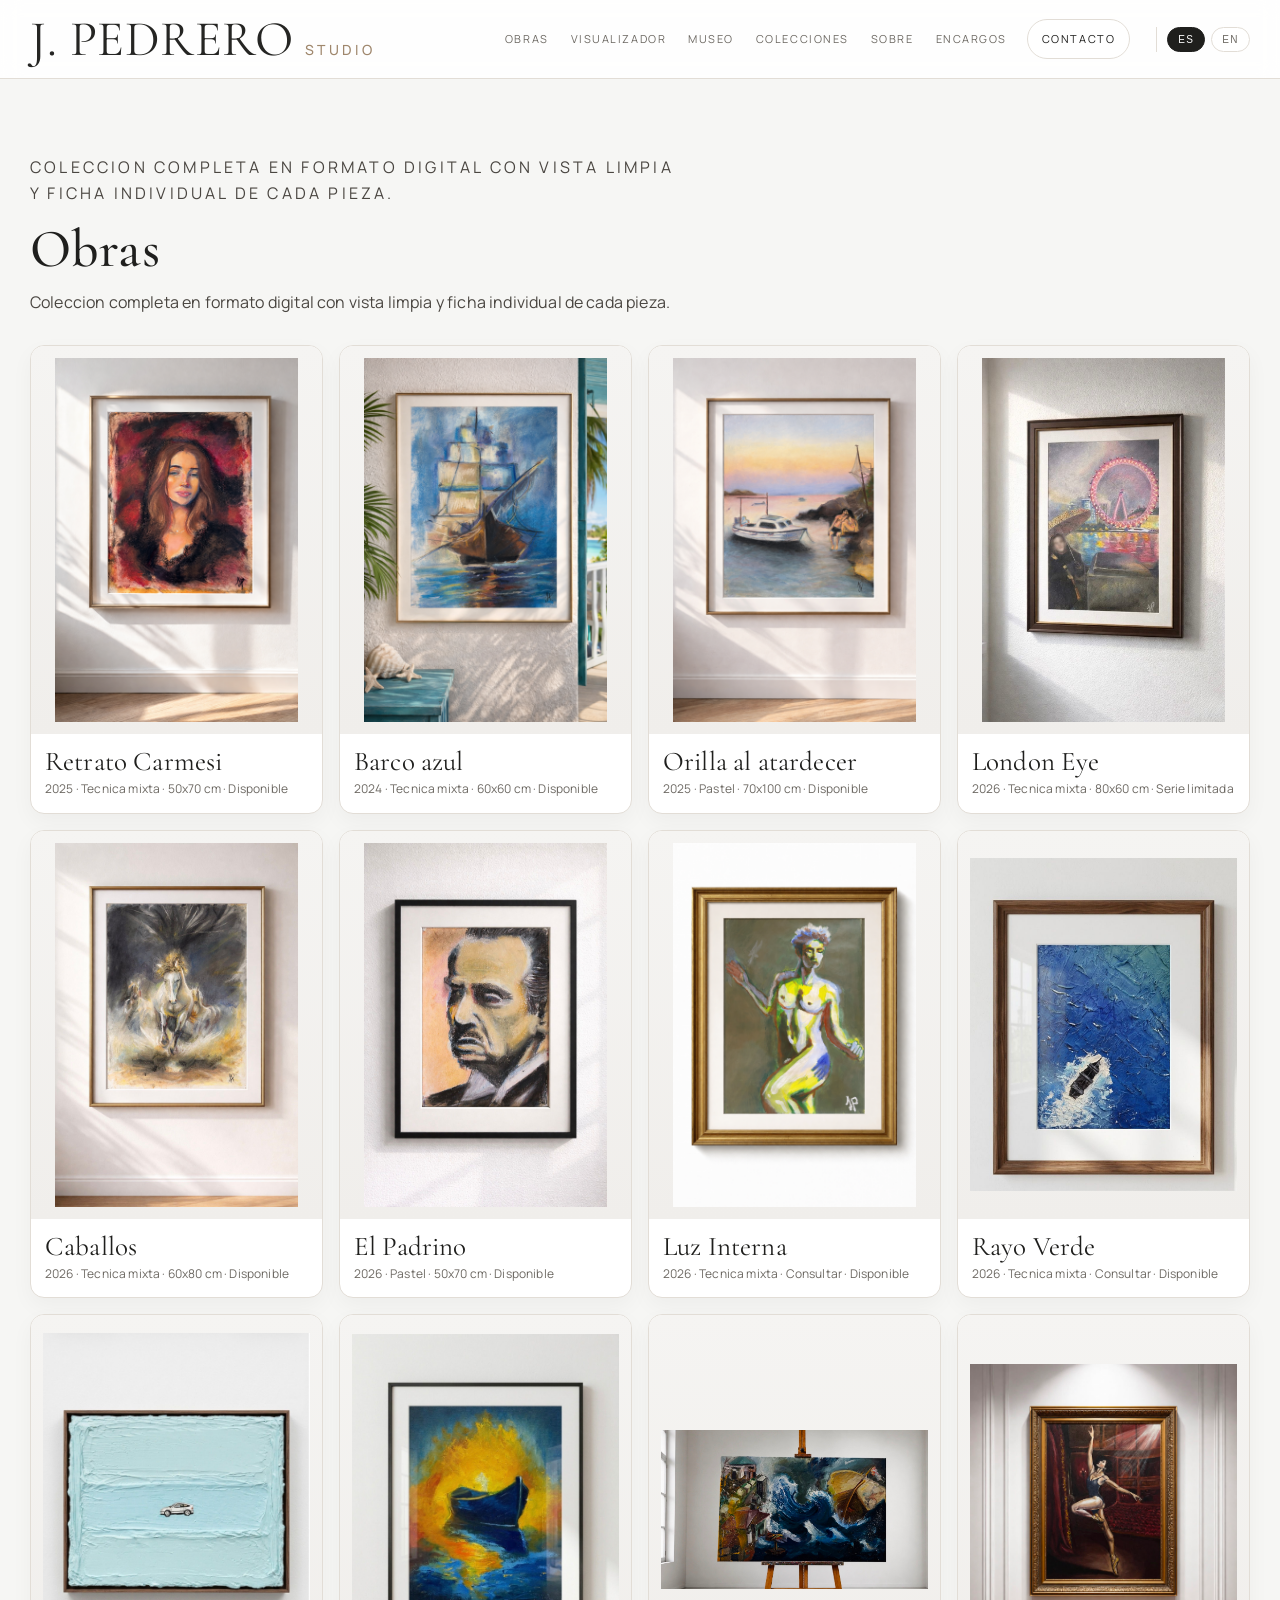
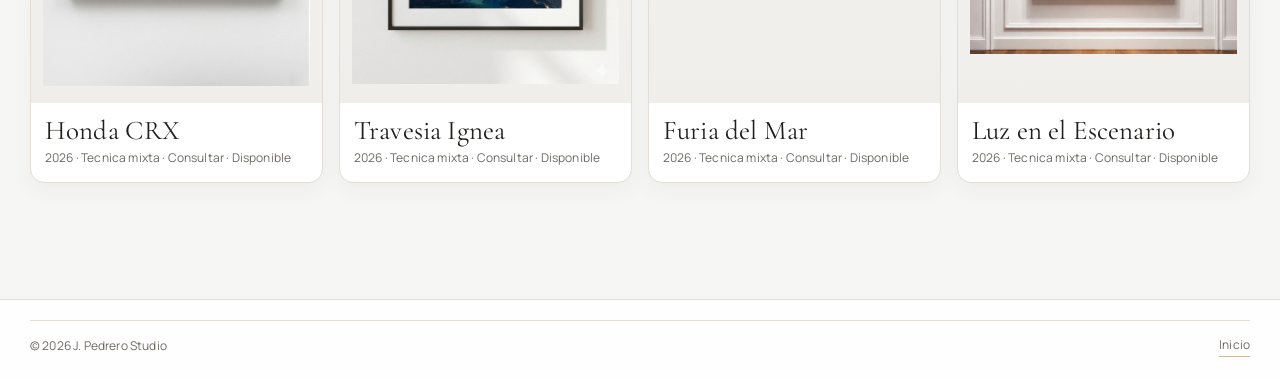
<file: works/index.html>
<!doctype html>
<html lang="es">
<head>
  <meta charset="utf-8" />
  <meta name="viewport" content="width=device-width,initial-scale=1" />
  <title>Obras | J. Pedrero Studio</title>
  <meta name="description" content="Galeria completa de obras originales." />
  <meta name="theme-color" content="#f6f6f4" />
  <link rel="icon" type="image/svg+xml" href="../assets/img/site/icon-jp.svg?v=2" />
  <link rel="preconnect" href="https://fonts.googleapis.com" />
  <link rel="preconnect" href="https://fonts.gstatic.com" crossorigin />
  <link href="https://fonts.googleapis.com/css2?family=Cormorant+Garamond:wght@400;500;600&family=Manrope:wght@300;400;500;600&display=swap" rel="stylesheet" />
  <link rel="stylesheet" href="../assets/css/styles.css" />
</head>
<body>
  <header class="site-header" id="top">
    <div class="container header-inner">
      <a class="brand" href="../index.html" aria-label="Inicio">
        <span class="brand-main">J. PEDRERO</span>
        <span class="brand-sub">Studio</span>
      </a>

      <button class="nav-toggle" id="navToggle" aria-label="Abrir menu" aria-expanded="false">
        <span></span><span></span><span></span>
      </button>

      <nav class="site-nav" id="siteNav" aria-label="Navegacion principal">
        <a href="index.html">Obras</a>
        <a href="../visualizer/index.html">Visualizador</a>
        <a href="../museum/index.html">Museo</a>
        <a href="../collections/index.html">Colecciones</a>
        <a href="../about/index.html">Sobre</a>
        <a href="../commissions/index.html">Encargos</a>
        <a class="nav-cta" href="../contact/index.html">Contacto</a>
      </nav>
    </div>
  </header>

  <main class="page-main">
    <section class="container page-hero">
      <p class="kicker">Galeria</p>
      <h1>Obras</h1>
      <p>Coleccion completa en formato digital con vista limpia y ficha individual de cada pieza.</p>
    </section>

    <section class="container grid works-grid" id="worksGrid"></section>
  </main>

  <footer class="site-footer">
    <div class="container footer-bottom">
      <span class="fineprint">&copy; <span id="year"></span> J. Pedrero Studio</span>
      <a class="link fineprint" href="../index.html">Inicio</a>
    </div>
  </footer>

  <script src="../assets/js/main.js?v=20260716-1"></script>
  <script>
    (async function () {
      const lang = localStorage.getItem('jps_lang') === 'en' ? 'en' : 'es';
      const fallbackWorks = [
        {
          id: 'cuadro1',
          title: 'Retrato Carmesi',
          year: 2025,
          technique: 'Tecnica mixta',
          size: '50x70 cm',
          status: 'Disponible',
          image: 'assets/img/works/Cuadro1.png',
          renderImage: 'assets/blenders/retrato.jpeg',
          description: 'Retrato contemporaneo de atmosfera calida y gestualidad suelta. La composicion trabaja veladuras y contrastes suaves para dirigir la mirada al gesto y a la expresion, con una construccion cromatica en capas que aporta profundidad y presencia en interior.',
          featured: true
        },
        {
          id: 'cuadro2',
          title: 'Barco azul',
          year: 2024,
          technique: 'Tecnica mixta',
          size: '60x60 cm',
          status: 'Disponible',
          image: 'assets/img/works/Cuadro3.png',
          featured: true
        },
        {
          id: 'cuadro3',
          title: 'Orilla al atardecer',
          year: 2025,
          technique: 'Pastel',
          size: '70x100 cm',
          status: 'Disponible',
          image: 'assets/img/works/Cuadro2.png',
          featured: true
        },
        {
          id: 'cuadro4',
          title: 'London Eye',
          year: 2026,
          technique: 'Tecnica mixta',
          size: '80x60 cm',
          status: 'Serie limitada',
          image: 'assets/img/works/Cuadro4.png',
          renderImage: 'assets/blenders/londoeye.jpeg',
          description: 'Paisaje urbano nocturno con fuerte presencia cromatica. La rueda y sus reflejos estructuran la tension visual de la pieza, mientras la figura en primer plano introduce narrativa y escala humana. La superficie combina capas opacas y transparencias para reforzar el ambiente de noche.',
          featured: true
        },
        {
          id: 'cuadro5',
          title: 'Caballos',
          year: 2026,
          technique: 'Tecnica mixta',
          size: '60x80 cm',
          status: 'Disponible',
          image: 'assets/img/works/cuadro5.png',
          featured: true
        },
        {
          id: 'cuadro6',
          title: 'El Padrino',
          year: 2026,
          technique: 'Pastel',
          size: '50x70 cm',
          status: 'Disponible',
          image: 'assets/img/works/cuadro6.png',
          featured: true
        },
        {
          id: 'cuadro7',
          title: 'Luz Interna',
          year: 2026,
          technique: 'Tecnica mixta',
          size: 'Consultar',
          status: 'Disponible',
          image: 'assets/img/works/luz_interna.png',
          renderImage: 'assets/blenders/luz_interna.png',
          description: 'Figura femenina en movimiento capturada a traves de un lenguaje expresionista y visceral. La obra explora el cuerpo no como forma estatica, sino como vehiculo de energia, donde la luz representada en amarillos y verdes vibrantes irrumpe sobre una base mas contenida, generando contraste y tension visual. La pincelada es directa, casi impulsiva, dejando visibles las decisiones del artista y reforzando la sensacion de inmediatez. Las zonas sin resolver conviven con otras mas definidas, creando un equilibrio entre lo figurativo y lo abstracto. El fondo neutro actua como contenedor, permitiendo que la figura respire y se proyecte hacia el espectador, mientras la composicion sugiere un instante suspendido entre calma y movimiento. Una pieza que no busca perfeccion academica, sino transmitir presencia, emocion y caracter.',
          featured: true
        },
        {
          id: 'cuadro8',
          title: 'Rayo Verde',
          year: 2026,
          technique: 'Tecnica mixta',
          size: 'Consultar',
          status: 'Disponible',
          image: 'assets/img/works/rayo_verde.jpeg',
          renderImage: 'assets/blenders/rayo_verde_blender.png',
          description: 'Composicion materica dominada por azules profundos y veladuras frias, atravesada por una pequena embarcacion que emerge como punto de tension narrativa. La obra explora la escala entre inmensidad y fragilidad, situando al espectador frente a una escena donde el vacio tambien actua como lenguaje. La superficie presenta una pincelada espesa y decidida, con relieves visibles que capturan la luz de forma irregular y aportan fisicidad al color. Las transiciones tonales entre turquesas, cobaltos y blancos quebrados sugieren agua en movimiento y una atmosfera inestable. El foco central, de trazo mas sintetico, condensa la energia del cuadro y equilibra el campo abstracto que lo rodea. Una pieza de fuerte pulso gestual que combina presencia plastica y lectura simbolica.',
          featured: true
        },
        {
          id: 'cuadro9',
          title: 'Honda CRX',
          year: 2026,
          technique: 'Tecnica mixta',
          size: 'Consultar',
          status: 'Disponible',
          image: 'assets/img/works/honda_crx.jpeg',
          renderImage: 'assets/blenders/honda_crx_blender.png',
          description: 'Obra de lenguaje minimalista construida sobre un gran campo cian de materia espesa, donde un pequeno Honda CRX aparece aislado como unico anclaje figurativo. El contraste entre escala monumental del fondo y escala diminuta del motivo central activa una lectura de silencio, distancia y memoria. La textura, aplicada en capas horizontales y bordes cargados, deja visible el gesto y la huella del proceso. Esta materialidad convierte el color en protagonista y desplaza la narrativa hacia una experiencia casi contemplativa. Lejos de una representacion literal, la pieza funciona como sintesis: objeto, espacio y tiempo quedan comprimidos en una imagen de aparente simplicidad, pero de alta carga emocional y conceptual.',
          featured: true
        },
        {
          id: 'cuadro10',
          title: 'Travesia Ignea',
          year: 2026,
          technique: 'Tecnica mixta',
          size: 'Consultar',
          status: 'Disponible',
          image: 'assets/img/works/travesia_ignea.jpeg',
          renderImage: 'assets/blenders/travesia_ignea_blender.png',
          description: 'Pieza de alto contraste cromatico donde una embarcacion oscura atraviesa un entorno de luz incendiada. Amarillos, naranjas y azules se enfrentan en capas superpuestas para construir una escena de tension entre calma aparente y energia latente. La figura del barco, tratada con volumen sobrio y contorno firme, funciona como eje estructural dentro de un fondo vibrante y atmosferico. Los reflejos sobre el agua amplifican el movimiento visual y extienden la intensidad luminica hacia la base de la composicion. La obra propone una narrativa abierta de desplazamiento y resistencia, apoyada en una pincelada expresiva que privilegia emocion, ritmo y presencia pictorica.',
          featured: true
        },
        {
          id: 'cuadro11',
          title: 'Furia del Mar',
          year: 2026,
          technique: 'Tecnica mixta',
          size: 'Consultar',
          status: 'Disponible',
          image: 'assets/img/works/furia_del_mar.jpeg',
          renderImage: 'assets/blenders/furia_del_mar_blender.png',
          description: 'Una masa de agua irrumpe entre la arquitectura costera y los acantilados, construida con azules profundos, blancos quebrados y una pincelada de fuerte carga materica. La composicion enfrenta la fragilidad del pueblo con la energia desbordada del mar. El recorrido visual avanza desde las casas apiladas de la izquierda hasta la roca iluminada de la derecha, mientras la ola central concentra el movimiento y la tension. Una obra sobre la fuerza de la naturaleza y la resistencia del paisaje habitado.',
          featured: true
        },
        {
          id: 'cuadro12',
          title: 'Luz en el Escenario',
          year: 2026,
          technique: 'Tecnica mixta',
          size: 'Consultar',
          status: 'Disponible',
          image: 'assets/img/works/luz_en_el_escenario.jpeg',
          renderImage: 'assets/blenders/luz_en_el_escenario_blender.png',
          description: 'La figura de una bailarina ocupa el instante previo al movimiento, suspendida entre la oscuridad del teatro y un haz de luz que atraviesa la escena. La paleta de burdeos, negros y tonos piel refuerza el dramatismo y dirige la mirada hacia el gesto ascendente. El contraste entre la precision corporal y la atmosfera envolvente del patio de butacas convierte la danza en una imagen de impulso, disciplina y libertad. Una composicion vertical de presencia teatral y tension luminica.',
          featured: true
        }
      ];
      const titleMap = {
        cuadro1: { es: 'Retrato Carmesi', en: 'Crimson Portrait' },
        cuadro2: { es: 'Barco azul', en: 'Blue Ship' },
        cuadro3: { es: 'Orilla al atardecer', en: 'Shore at Dusk' },
        cuadro4: { es: 'London Eye', en: 'London Eye' },
        cuadro5: { es: 'Caballos', en: 'Horses' },
        cuadro6: { es: 'El Padrino', en: 'The Godfather' },
        cuadro7: { es: 'Luz Interna', en: 'Inner Light' },
        cuadro8: { es: 'Rayo Verde', en: 'Green Ray' },
        cuadro9: { es: 'Honda CRX', en: 'Honda CRX' },
        cuadro10: { es: 'Travesia Ignea', en: 'Igneous Crossing' },
        cuadro11: { es: 'Furia del Mar', en: 'Fury of the Sea' },
        cuadro12: { es: 'Luz en el Escenario', en: 'Stage Light' }
      };
      const techniqueMap = {
        'Pastel': { es: 'Pastel', en: 'Pastel' },
        'Tecnica mixta': { es: 'Tecnica mixta', en: 'Mixed media' }
      };
      const statusMap = {
        'Disponible': { es: 'Disponible', en: 'Available' }
      };

      function tValue(map, key) {
        return (map[key] && map[key][lang]) || key;
      }

      async function loadWorks() {
        if (window.location.protocol === 'file:') {
          return fallbackWorks;
        }

        try {
          const res = await fetch('../data/works.json', { cache: 'no-store' });
          if (!res.ok) throw new Error(`HTTP ${res.status}`);
          const data = await res.json();
          if (Array.isArray(data) && data.length) return data;
        } catch (error) {
          console.warn('[Works] No se pudo cargar works.json, uso fallback local.', error);
        }

        return fallbackWorks;
      }

      const wrap = document.getElementById('worksGrid');
      if (!wrap) return;

      const works = await loadWorks();

      wrap.innerHTML = works.map(w => `
        <a class="card" href="obra.html?id=${encodeURIComponent(w.id)}">
          <img src="../${w.image}" alt="${tValue(titleMap, w.id)}" loading="lazy" />
          <div class="card-meta">
            <span class="card-title">${tValue(titleMap, w.id)}</span>
            <span class="card-sub">${w.year} &middot; ${tValue(techniqueMap, w.technique)} &middot; ${w.size} &middot; ${tValue(statusMap, w.status)}</span>
          </div>
        </a>
      `).join('');
    })();
  </script>
</body>
</html>
</file>
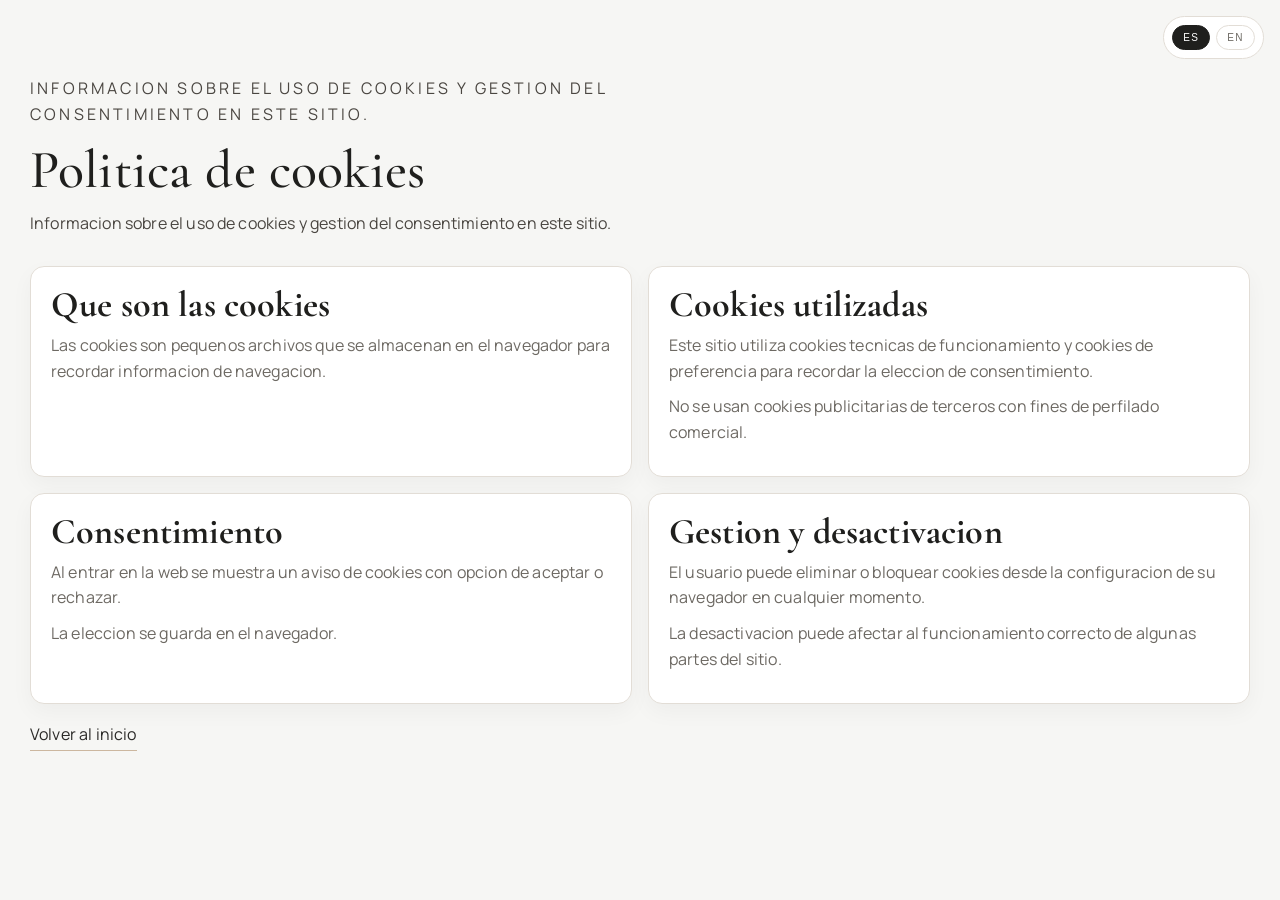
<file: legal/cookies.html>
<!doctype html>
<html lang="es">
<head>
  <meta charset="utf-8" />
  <meta name="viewport" content="width=device-width,initial-scale=1" />
  <title>Cookies | J. Pedrero Studio</title>
  <meta name="theme-color" content="#f6f6f4" />
  <link rel="icon" type="image/svg+xml" href="../assets/img/site/icon-jp.svg?v=2" />
  <link rel="preconnect" href="https://fonts.googleapis.com" />
  <link rel="preconnect" href="https://fonts.gstatic.com" crossorigin />
  <link href="https://fonts.googleapis.com/css2?family=Cormorant+Garamond:wght@400;500;600&family=Manrope:wght@300;400;500;600&display=swap" rel="stylesheet" />
  <link rel="stylesheet" href="../assets/css/styles.css" />
</head>
<body>
  <main class="page-main">
    <section class="container page-hero">
      <p class="kicker">Legal</p>
      <h1>Politica de cookies</h1>
      <p>Informacion sobre el uso de cookies y gestion del consentimiento en este sitio.</p>
    </section>

    <section class="container page-grid">
      <article class="page-box">
        <h2>Que son las cookies</h2>
        <p>Las cookies son pequenos archivos que se almacenan en el navegador para recordar informacion de navegacion.</p>
      </article>

      <article class="page-box">
        <h2>Cookies utilizadas</h2>
        <p>Este sitio utiliza cookies tecnicas de funcionamiento y cookies de preferencia para recordar la eleccion de consentimiento.</p>
        <p>No se usan cookies publicitarias de terceros con fines de perfilado comercial.</p>
      </article>

      <article class="page-box">
        <h2>Consentimiento</h2>
        <p>Al entrar en la web se muestra un aviso de cookies con opcion de aceptar o rechazar.</p>
        <p>La eleccion se guarda en el navegador para evitar mostrar el aviso en cada visita.</p>
      </article>

      <article class="page-box">
        <h2>Gestion y desactivacion</h2>
        <p>El usuario puede eliminar o bloquear cookies desde la configuracion de su navegador en cualquier momento.</p>
        <p>La desactivacion puede afectar al funcionamiento correcto de algunas partes del sitio.</p>
      </article>
    </section>

    <section class="container section-foot">
      <a class="link" href="../index.html">Volver al inicio</a>
    </section>
  </main>

  <script src="../assets/js/main.js"></script>
</body>
</html>
</file>
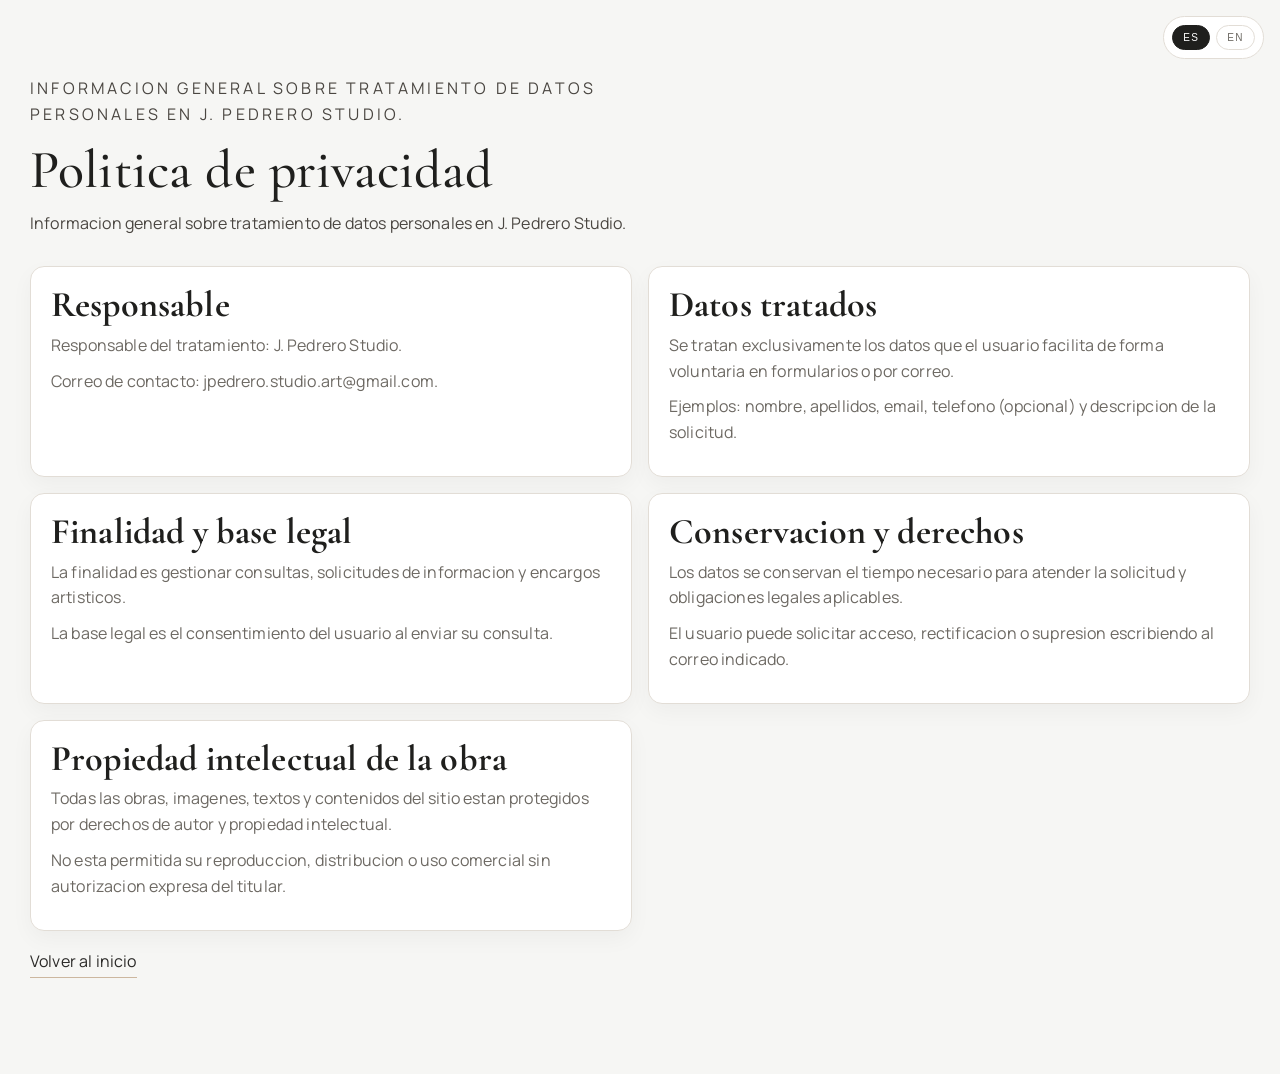
<file: legal/privacy.html>
<!doctype html>
<html lang="es">
<head>
  <meta charset="utf-8" />
  <meta name="viewport" content="width=device-width,initial-scale=1" />
  <title>Privacidad | J. Pedrero Studio</title>
  <meta name="theme-color" content="#f6f6f4" />
  <link rel="icon" type="image/svg+xml" href="../assets/img/site/icon-jp.svg?v=2" />
  <link rel="preconnect" href="https://fonts.googleapis.com" />
  <link rel="preconnect" href="https://fonts.gstatic.com" crossorigin />
  <link href="https://fonts.googleapis.com/css2?family=Cormorant+Garamond:wght@400;500;600&family=Manrope:wght@300;400;500;600&display=swap" rel="stylesheet" />
  <link rel="stylesheet" href="../assets/css/styles.css" />
</head>
<body>
  <main class="page-main">
    <section class="container page-hero">
      <p class="kicker">Legal</p>
      <h1>Politica de privacidad</h1>
      <p>Informacion general sobre tratamiento de datos personales en J. Pedrero Studio.</p>
    </section>

    <section class="container page-grid">
      <article class="page-box">
        <h2>Responsable</h2>
        <p>Responsable del tratamiento: J. Pedrero Studio.</p>
        <p>Correo de contacto: jpedrero.studio.art@gmail.com.</p>
      </article>

      <article class="page-box">
        <h2>Datos tratados</h2>
        <p>Se tratan exclusivamente los datos que el usuario facilita de forma voluntaria en formularios o por correo.</p>
        <p>Ejemplos: nombre, apellidos, email, telefono (opcional) y descripcion de la solicitud.</p>
      </article>

      <article class="page-box">
        <h2>Finalidad y base legal</h2>
        <p>La finalidad es gestionar consultas, solicitudes de informacion y encargos artisticos.</p>
        <p>La base legal es el consentimiento del usuario al enviar su consulta.</p>
      </article>

      <article class="page-box">
        <h2>Conservacion y derechos</h2>
        <p>Los datos se conservan el tiempo necesario para atender la solicitud y obligaciones legales aplicables.</p>
        <p>El usuario puede solicitar acceso, rectificacion o supresion escribiendo al correo indicado.</p>
      </article>

      <article class="page-box">
        <h2>Propiedad intelectual de la obra</h2>
        <p>Todas las obras, imagenes, textos y contenidos del sitio estan protegidos por derechos de autor y propiedad intelectual.</p>
        <p>No esta permitida su reproduccion, distribucion o uso comercial sin autorizacion expresa del titular.</p>
      </article>
    </section>

    <section class="container section-foot">
      <a class="link" href="../index.html">Volver al inicio</a>
    </section>
  </main>

  <script src="../assets/js/main.js"></script>
</body>
</html>
</file>
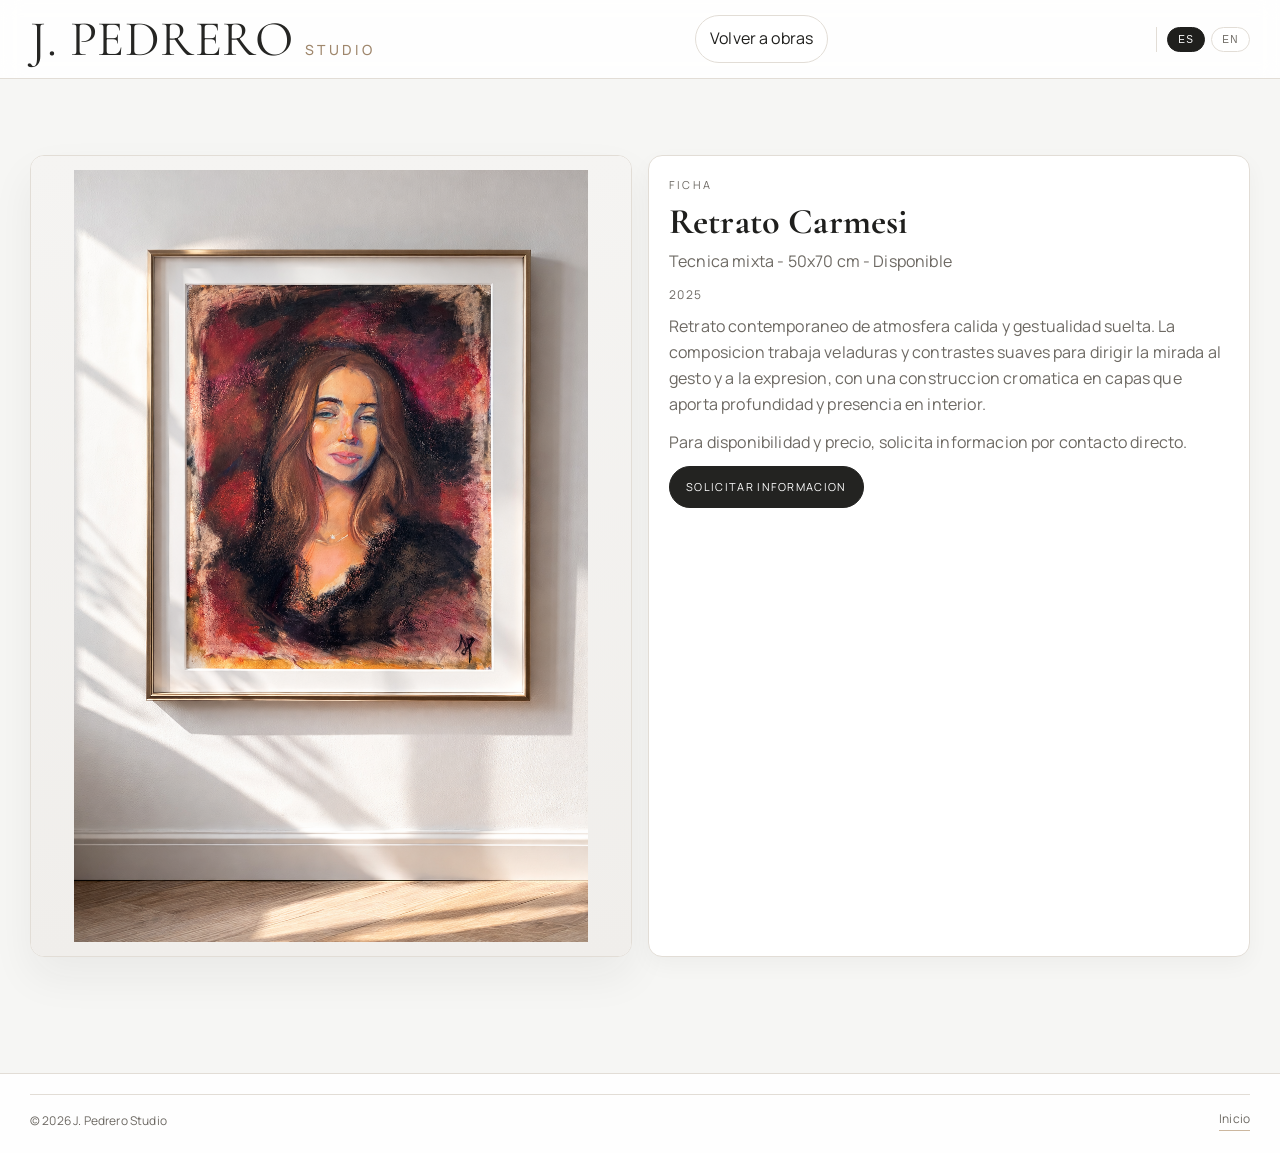
<file: works/obra.html>
<!doctype html>
<html lang="es">
<head>
  <meta charset="utf-8" />
  <meta name="viewport" content="width=device-width,initial-scale=1" />
  <title>Obra | J. Pedrero Studio</title>
  <meta name="theme-color" content="#f6f6f4" />
  <link rel="icon" type="image/svg+xml" href="../assets/img/site/icon-jp.svg?v=2" />
  <link rel="preconnect" href="https://fonts.googleapis.com" />
  <link rel="preconnect" href="https://fonts.gstatic.com" crossorigin />
  <link href="https://fonts.googleapis.com/css2?family=Cormorant+Garamond:wght@400;500;600&family=Manrope:wght@300;400;500;600&display=swap" rel="stylesheet" />
  <script type="module" src="../assets/js/vendor/model-viewer.min.js"></script>
  <link rel="stylesheet" href="../assets/css/styles.css" />
</head>
<body>
  <header class="site-header" id="top">
    <div class="container header-inner">
      <a class="brand" href="../index.html" aria-label="Inicio">
        <span class="brand-main">J. PEDRERO</span>
        <span class="brand-sub">Studio</span>
      </a>
      <a class="nav-cta" href="index.html">Volver a obras</a>
    </div>
  </header>

  <main class="page-main">
    <section class="container page-grid">
      <figure class="hero-art" id="workImageBox">
        <img id="workImage" src="../assets/img/works/Cuadro3.png" alt="Obra" />
        <div class="work-model-wrap" id="workModelWrap" hidden>
          <model-viewer
            id="workModel"
            camera-controls
            loading="eager"
            camera-orbit="210deg 82deg 125%"
            min-camera-orbit="auto 65deg 80%"
            max-camera-orbit="auto 95deg 220%"
            shadow-intensity="0"
            exposure="1"
            ar="false"
            interaction-prompt="none">
          </model-viewer>
        </div>
      </figure>

      <article class="page-box" id="workInfo">
        <p class="kicker">Ficha</p>
        <h2 id="workTitle">Obra</h2>
        <p id="workMeta">Tecnica &middot; Medidas &middot; Estado</p>
        <p class="meta" id="workYear">2026</p>
        <div class="work-description" id="workDescription"></div>
        <p>Para disponibilidad y precio, solicita informacion por contacto directo.</p>
        <a class="btn" href="../contact/index.html">Solicitar informacion</a>
      </article>
    </section>
  </main>

  <footer class="site-footer">
    <div class="container footer-bottom">
      <span class="fineprint">&copy; <span id="year"></span> J. Pedrero Studio</span>
      <a class="link fineprint" href="../index.html">Inicio</a>
    </div>
  </footer>

  <script src="../assets/js/main.js?v=20260716-1"></script>
  <script>
    (async function () {
      const lang = localStorage.getItem('jps_lang') === 'en' ? 'en' : 'es';
      const fallbackWorks = [
        {
          id: 'cuadro1',
          title: 'Retrato Carmesi',
          year: 2025,
          technique: 'Tecnica mixta',
          size: '50x70 cm',
          status: 'Disponible',
          image: 'assets/img/works/Cuadro1.png',
          renderImage: 'assets/blenders/retrato.jpeg',
          description: 'Retrato contemporaneo de atmosfera calida y gestualidad suelta. La composicion trabaja veladuras y contrastes suaves para dirigir la mirada al gesto y a la expresion, con una construccion cromatica en capas que aporta profundidad y presencia en interior.',
          featured: true
        },
        {
          id: 'cuadro2',
          title: 'Barco azul',
          year: 2024,
          technique: 'Tecnica mixta',
          size: '60x60 cm',
          status: 'Disponible',
          image: 'assets/img/works/Cuadro3.png',
          featured: true
        },
        {
          id: 'cuadro3',
          title: 'Orilla al atardecer',
          year: 2025,
          technique: 'Pastel',
          size: '70x100 cm',
          status: 'Disponible',
          image: 'assets/img/works/Cuadro2.png',
          featured: true
        },
        {
          id: 'cuadro4',
          title: 'London Eye',
          year: 2026,
          technique: 'Tecnica mixta',
          size: '80x60 cm',
          status: 'Serie limitada',
          image: 'assets/img/works/Cuadro4.png',
          renderImage: 'assets/blenders/londoeye.jpeg',
          description: 'Paisaje urbano nocturno con fuerte presencia cromatica. La rueda y sus reflejos estructuran la tension visual de la pieza, mientras la figura en primer plano introduce narrativa y escala humana. La superficie combina capas opacas y transparencias para reforzar el ambiente de noche.',
          featured: true
        },
        {
          id: 'cuadro5',
          title: 'Caballos',
          year: 2026,
          technique: 'Tecnica mixta',
          size: '60x80 cm',
          status: 'Disponible',
          image: 'assets/img/works/cuadro5.png',
          featured: true
        },
        {
          id: 'cuadro6',
          title: 'El Padrino',
          year: 2026,
          technique: 'Pastel',
          size: '50x70 cm',
          status: 'Disponible',
          image: 'assets/img/works/cuadro6.png',
          featured: true
        },
        {
          id: 'cuadro7',
          title: 'Luz Interna',
          year: 2026,
          technique: 'Tecnica mixta',
          size: 'Consultar',
          status: 'Disponible',
          image: 'assets/img/works/luz_interna.png',
          renderImage: 'assets/blenders/luz_interna.png',
          description: 'Figura femenina en movimiento capturada a traves de un lenguaje expresionista y visceral. La obra explora el cuerpo no como forma estatica, sino como vehiculo de energia, donde la luz representada en amarillos y verdes vibrantes irrumpe sobre una base mas contenida, generando contraste y tension visual.\n\nLa pincelada es directa, casi impulsiva, dejando visibles las decisiones del artista y reforzando la sensacion de inmediatez. Las zonas sin resolver conviven con otras mas definidas, creando un equilibrio entre lo figurativo y lo abstracto.\n\nEl fondo neutro actua como contenedor, permitiendo que la figura respire y se proyecte hacia el espectador, mientras la composicion sugiere un instante suspendido entre calma y movimiento.\n\nUna pieza que no busca perfeccion academica, sino transmitir presencia, emocion y caracter.',
          featured: true
        },
        {
          id: 'cuadro8',
          title: 'Rayo Verde',
          year: 2026,
          technique: 'Tecnica mixta',
          size: 'Consultar',
          status: 'Disponible',
          image: 'assets/img/works/rayo_verde.jpeg',
          renderImage: 'assets/blenders/rayo_verde_blender.png',
          description: 'Composicion materica dominada por azules profundos y veladuras frias, atravesada por una pequena embarcacion que emerge como punto de tension narrativa. La obra explora la escala entre inmensidad y fragilidad, situando al espectador frente a una escena donde el vacio tambien actua como lenguaje.\n\nLa superficie presenta una pincelada espesa y decidida, con relieves visibles que capturan la luz de forma irregular y aportan fisicidad al color. Las transiciones tonales entre turquesas, cobaltos y blancos quebrados sugieren agua en movimiento y una atmosfera inestable.\n\nEl foco central, de trazo mas sintetico, condensa la energia del cuadro y equilibra el campo abstracto que lo rodea. Una pieza de fuerte pulso gestual que combina presencia plastica y lectura simbolica.',
          featured: true
        },
        {
          id: 'cuadro9',
          title: 'Honda CRX',
          year: 2026,
          technique: 'Tecnica mixta',
          size: 'Consultar',
          status: 'Disponible',
          image: 'assets/img/works/honda_crx.jpeg',
          renderImage: 'assets/blenders/honda_crx_blender.png',
          description: 'Obra de lenguaje minimalista construida sobre un gran campo cian de materia espesa, donde un pequeno Honda CRX aparece aislado como unico anclaje figurativo. El contraste entre escala monumental del fondo y escala diminuta del motivo central activa una lectura de silencio, distancia y memoria.\n\nLa textura, aplicada en capas horizontales y bordes cargados, deja visible el gesto y la huella del proceso. Esta materialidad convierte el color en protagonista y desplaza la narrativa hacia una experiencia casi contemplativa.\n\nLejos de una representacion literal, la pieza funciona como sintesis: objeto, espacio y tiempo quedan comprimidos en una imagen de aparente simplicidad, pero de alta carga emocional y conceptual.',
          featured: true
        },
        {
          id: 'cuadro10',
          title: 'Travesia Ignea',
          year: 2026,
          technique: 'Tecnica mixta',
          size: 'Consultar',
          status: 'Disponible',
          image: 'assets/img/works/travesia_ignea.jpeg',
          renderImage: 'assets/blenders/travesia_ignea_blender.png',
          description: 'Pieza de alto contraste cromatico donde una embarcacion oscura atraviesa un entorno de luz incendiada. Amarillos, naranjas y azules se enfrentan en capas superpuestas para construir una escena de tension entre calma aparente y energia latente.\n\nLa figura del barco, tratada con volumen sobrio y contorno firme, funciona como eje estructural dentro de un fondo vibrante y atmosferico. Los reflejos sobre el agua amplifican el movimiento visual y extienden la intensidad luminica hacia la base de la composicion.\n\nLa obra propone una narrativa abierta de desplazamiento y resistencia, apoyada en una pincelada expresiva que privilegia emocion, ritmo y presencia pictorica.',
          featured: true
        },
        {
          id: 'cuadro11',
          title: 'Furia del Mar',
          year: 2026,
          technique: 'Tecnica mixta',
          size: 'Consultar',
          status: 'Disponible',
          image: 'assets/img/works/furia_del_mar.jpeg',
          renderImage: 'assets/blenders/furia_del_mar_blender.png',
          description: 'Una masa de agua irrumpe entre la arquitectura costera y los acantilados, construida con azules profundos, blancos quebrados y una pincelada de fuerte carga materica. La composicion enfrenta la fragilidad del pueblo con la energia desbordada del mar.\n\nEl recorrido visual avanza desde las casas apiladas de la izquierda hasta la roca iluminada de la derecha, mientras la ola central concentra el movimiento y la tension. Una obra sobre la fuerza de la naturaleza y la resistencia del paisaje habitado.',
          featured: true
        },
        {
          id: 'cuadro12',
          title: 'Luz en el Escenario',
          year: 2026,
          technique: 'Tecnica mixta',
          size: 'Consultar',
          status: 'Disponible',
          image: 'assets/img/works/luz_en_el_escenario.jpeg',
          renderImage: 'assets/blenders/luz_en_el_escenario_blender.png',
          description: 'La figura de una bailarina ocupa el instante previo al movimiento, suspendida entre la oscuridad del teatro y un haz de luz que atraviesa la escena. La paleta de burdeos, negros y tonos piel refuerza el dramatismo y dirige la mirada hacia el gesto ascendente.\n\nEl contraste entre la precision corporal y la atmosfera envolvente del patio de butacas convierte la danza en una imagen de impulso, disciplina y libertad. Una composicion vertical de presencia teatral y tension luminica.',
          featured: true
        }
      ];
      const titleMap = {
        cuadro1: { es: 'Retrato Carmesi', en: 'Crimson Portrait' },
        cuadro2: { es: 'Barco azul', en: 'Blue Ship' },
        cuadro3: { es: 'Orilla al atardecer', en: 'Shore at Dusk' },
        cuadro4: { es: 'London Eye', en: 'London Eye' },
        cuadro5: { es: 'Caballos', en: 'Horses' },
        cuadro6: { es: 'El Padrino', en: 'The Godfather' },
        cuadro7: { es: 'Luz Interna', en: 'Inner Light' },
        cuadro8: { es: 'Rayo Verde', en: 'Green Ray' },
        cuadro9: { es: 'Honda CRX', en: 'Honda CRX' },
        cuadro10: { es: 'Travesia Ignea', en: 'Igneous Crossing' },
        cuadro11: { es: 'Furia del Mar', en: 'Fury of the Sea' },
        cuadro12: { es: 'Luz en el Escenario', en: 'Stage Light' }
      };
      const modelMap = {
        cuadro1: {
          model: '../assets/blenders/cuadro_retrato_3d.glb?v=1',
          texture: '../assets/blenders/retrato.jpeg'
        },
        cuadro2: {
          model: '../assets/blenders/cuadro_barco_3d.glb?v=1',
          texture: '../assets/blenders/barco.jpeg'
        },
        cuadro3: {
          model: '../assets/blenders/cuadro_atardecer_3d.glb?v=1',
          texture: '../assets/blenders/atardecer.jpeg'
        },
        cuadro4: {
          model: '../assets/blenders/cuadro_london_eye_3d.glb?v=1',
          texture: '../assets/blenders/londoeye.jpeg'
        },
        cuadro5: {
          model: '../assets/blenders/cuadro_retrato_3d.glb?v=1',
          texture: '../assets/blenders/caballo.jpeg'
        },
        cuadro6: {
          model: '../assets/blenders/cuadro_retrato_3d.glb?v=1',
          texture: '../assets/blenders/cuadro6.png'
        },
        cuadro7: {
          model: '../assets/blenders/cuadro_retrato_3d.glb?v=1',
          texture: '../assets/blenders/luz_interna.png'
        },
        cuadro8: {
          model: '../assets/blenders/cuadro_retrato_3d.glb?v=1',
          texture: '../assets/blenders/rayo_verde_blender.png'
        },
        cuadro9: {
          model: '../assets/blenders/cuadro_london_eye_3d.glb?v=1',
          texture: '../assets/blenders/honda_crx_blender.png'
        },
        cuadro10: {
          model: '../assets/blenders/cuadro_retrato_3d.glb?v=1',
          texture: '../assets/blenders/travesia_ignea_blender.png'
        },
        cuadro11: {
          model: '../assets/blenders/cuadro_london_eye_3d.glb?v=1',
          texture: '../assets/blenders/furia_del_mar_blender.png'
        },
        cuadro12: {
          model: '../assets/blenders/cuadro_retrato_3d.glb?v=1',
          texture: '../assets/blenders/luz_en_el_escenario_blender.png'
        }
      };
      const techniqueMap = {
        'Pastel': { es: 'Pastel', en: 'Pastel' },
        'Tecnica mixta': { es: 'Tecnica mixta', en: 'Mixed media' }
      };
      const statusMap = {
        'Disponible': { es: 'Disponible', en: 'Available' }
      };
      function tValue(map, key) {
        return (map[key] && map[key][lang]) || key;
      }

      function toWorkPageUrl(path) {
        const clean = String(path || '').trim().replace(/\\/g, '/');
        if (!clean) return '';
        if (/^(blob:|data:|https?:|file:)/i.test(clean)) return clean;
        if (clean.startsWith('../') || clean.startsWith('./') || clean.startsWith('/')) return clean;
        return `../${clean}`;
      }

      async function loadWorks() {
        if (window.location.protocol === 'file:') {
          return fallbackWorks;
        }

        try {
          const res = await fetch('../data/works.json', { cache: 'no-store' });
          if (!res.ok) throw new Error(`HTTP ${res.status}`);
          const data = await res.json();
          if (Array.isArray(data) && data.length) return data;
        } catch (error) {
          console.warn('[Work] No se pudo cargar works.json, uso fallback local.', error);
        }

        return fallbackWorks;
      }

      const params = new URLSearchParams(window.location.search);
      const id = params.get('id');
      const works = await loadWorks();
      const work = works.find(w => w.id === id) || works[0];
      if (!work) return;

      const localizedTitle = tValue(titleMap, work.id);
      const localizedTechnique = tValue(techniqueMap, work.technique);
      const localizedStatus = tValue(statusMap, work.status);

      document.getElementById('workTitle').textContent = localizedTitle;
      document.getElementById('workMeta').textContent = `${localizedTechnique} - ${work.size} - ${localizedStatus}`;
      document.getElementById('workYear').textContent = String(work.year);
      const descriptionWrap = document.getElementById('workDescription');
      if (descriptionWrap) {
        const descriptionParts = String(work.description || '')
          .split(/\n{2,}/)
          .map((part) => part.trim())
          .filter(Boolean);

        descriptionWrap.innerHTML = descriptionParts
          .map((part) => `<p>${part}</p>`)
          .join('');
      }

      const img = document.getElementById('workImage');
      const modelWrap = document.getElementById('workModelWrap');
      const modelViewer = document.getElementById('workModel');
      img.src = `../${work.image}`;
      img.alt = localizedTitle;

      const modelConfig = modelMap[work.id] || {};
      const resolvedModel = toWorkPageUrl(work.model || modelConfig.model);
      const resolvedTexture = toWorkPageUrl(work.modelTexture || modelConfig.texture);
      if (resolvedModel && img) {
        // Mantiene la imagen visible en la ficha y deja el 3D para la lupa.
        img.dataset.modelSrc = resolvedModel;
        if (resolvedTexture) img.dataset.modelTexture = resolvedTexture;
        img.dataset.modelCameraOrbit = '210deg 82deg 125%';
        img.dataset.modelMinCameraOrbit = 'auto 65deg 80%';
        img.dataset.modelMaxCameraOrbit = 'auto 95deg 220%';
      }

      if (modelWrap) modelWrap.hidden = true;
      if (modelViewer) {
        modelViewer.removeAttribute('src');
        modelViewer.removeAttribute('poster');
      }
      img.style.removeProperty('display');
    })();
  </script>
</body>
</html>
</file>
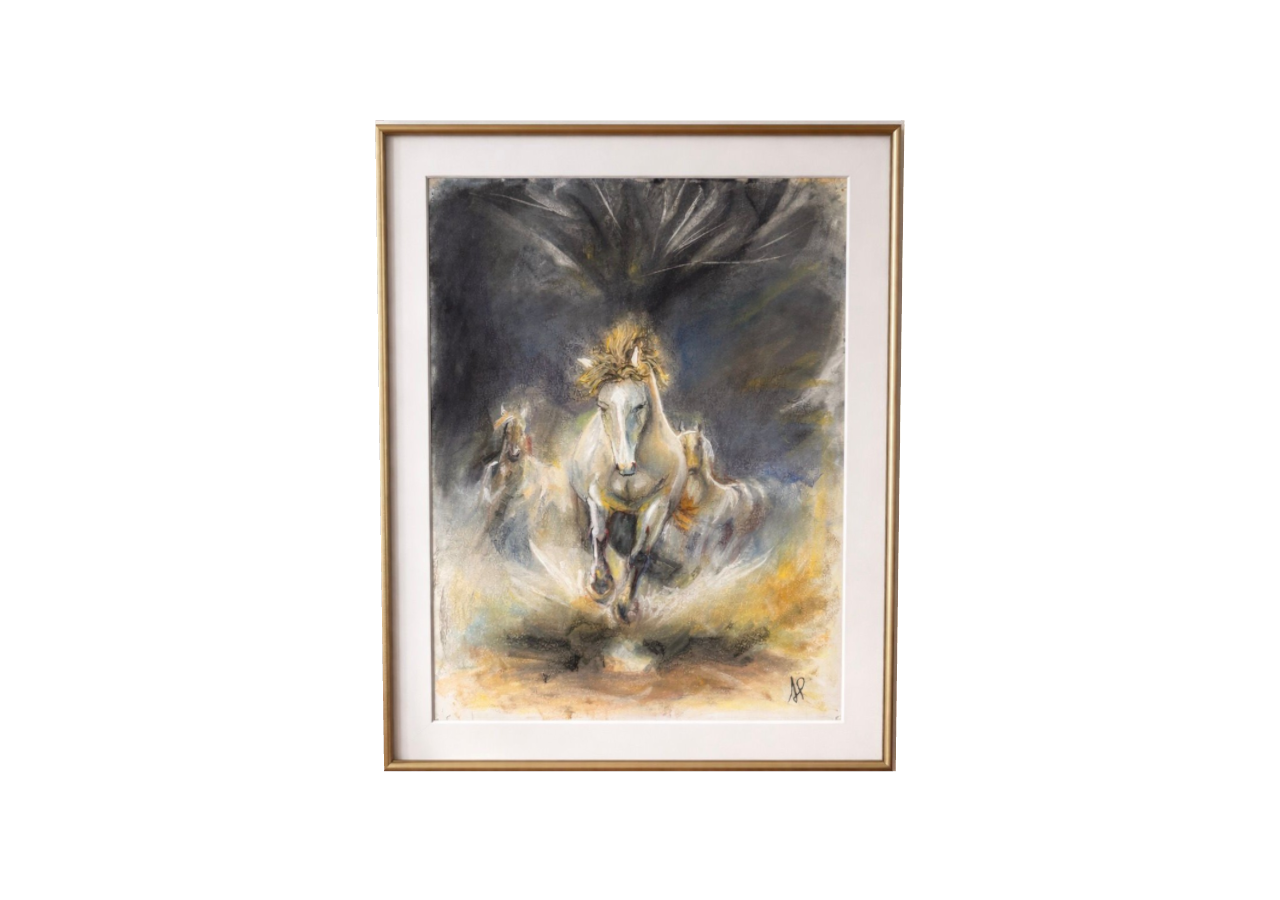
<file: assets/blenders/cuadro_caballos_3d_front_preview.html>
<!doctype html>
<html lang="es">
<head>
  <meta charset="utf-8">
  <meta name="viewport" content="width=device-width,initial-scale=1">
  <title>Cuadro 3D</title>
  <script type="module" src="../js/vendor/model-viewer.min.js"></script>
  <style>
    html, body { margin: 0; background: transparent; height: 100%; }
    model-viewer { width: 100%; height: 100vh; background: transparent; }
  </style>
</head>
<body>
  <model-viewer
    src="cuadro_caballos_3d_front.glb?v=4"
    camera-controls
    camera-orbit="180deg 85deg auto"
    min-camera-orbit="auto 65deg 80%"
    max-camera-orbit="auto 95deg 220%"
    shadow-intensity="0"
    exposure="1"
    ar="false">
  </model-viewer>
</body>
</html>
</file>
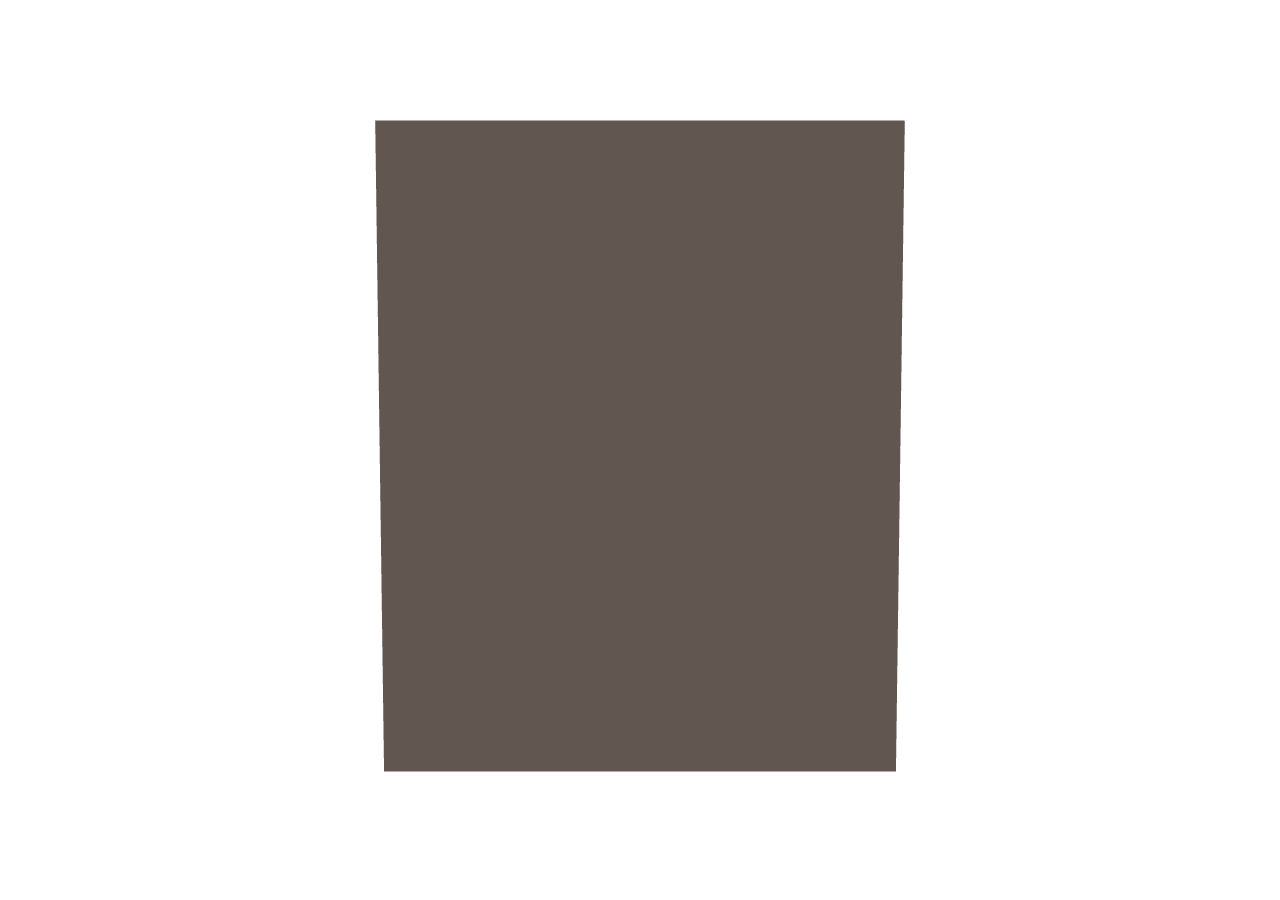
<file: assets/blenders/cuadro_caballos_3d_preview.html>
<!doctype html>
<html lang="es">
<head>
  <meta charset="utf-8">
  <meta name="viewport" content="width=device-width,initial-scale=1">
  <title>Cuadro 3D</title>
  <script type="module" src="../js/vendor/model-viewer.min.js"></script>
  <style>
    html, body {
      margin: 0;
      background: transparent;
      height: 100%;
    }
    model-viewer {
      width: 100%;
      height: 100vh;
      background: transparent;
    }
  </style>
</head>
<body>
  <model-viewer
    src="cuadro_caballos_3d.glb?v=4"
    camera-controls
    camera-orbit="180deg 85deg auto"
    min-camera-orbit="auto 65deg 80%"
    max-camera-orbit="auto 95deg 220%"
    shadow-intensity="0"
    exposure="1"
    ar="false">
  </model-viewer>
</body>
</html>
</file>
<file: assets/css/styles.css>
:root {
  --bg: #f6f6f4;
  --surface: #ffffff;
  --surface-soft: #f1f0ed;
  --text: #1f1f1d;
  --muted: #6d6963;
  --line: #e2ddd6;
  --accent: #b99f84;
  --accent-soft: #ece2d7;

  --serif: "Cormorant Garamond", serif;
  --sans: "Manrope", "Avenir Next", "Segoe UI", sans-serif;

  --radius: 14px;
  --radius-soft: 10px;
  --max: 1220px;
  --shadow: 0 20px 44px rgba(31, 31, 29, 0.06);
  --shadow-soft: 0 8px 22px rgba(31, 31, 29, 0.04);
}

* { box-sizing: border-box; }
html, body { min-height: 100%; }

html {
  background: #f6f6f4;
}

body {
  margin: 0;
  color: var(--text);
  font-family: var(--sans);
  line-height: 1.62;
  letter-spacing: 0.01em;
  background: transparent;
}

img { max-width: 100%; display: block; }
a { color: inherit; text-decoration: none; }

.container {
  width: min(var(--max), calc(100% - 56px));
  margin: 0 auto;
}

.site-header {
  position: sticky;
  top: 0;
  z-index: 50;
  background: rgba(255, 255, 255, 0.9);
  backdrop-filter: blur(10px);
  border-bottom: 1px solid var(--line);
}

.header-inner {
  display: flex;
  align-items: center;
  justify-content: space-between;
  gap: 16px;
  min-height: 78px;
}

.brand {
  display: inline-flex;
  align-items: baseline;
  gap: 12px;
  white-space: nowrap;
}

.brand-main {
  font-family: var(--serif);
  font-size: 50px;
  line-height: 0.88;
  letter-spacing: 0.01em;
  color: #252523;
}

.brand-sub {
  font-family: var(--sans);
  font-size: 14px;
  font-weight: 500;
  letter-spacing: 0.24em;
  text-transform: uppercase;
  color: #9f876d;
}

.site-nav {
  display: flex;
  align-items: center;
  gap: 18px;
}

.lang-switcher {
  display: inline-flex;
  align-items: center;
  gap: 6px;
  margin-left: 8px;
  padding-left: 10px;
  border-left: 1px solid var(--line);
}

.lang-switcher-floating {
  position: fixed;
  top: 16px;
  right: 16px;
  z-index: 1001;
  margin-left: 0;
  padding: 8px;
  border-left: 0;
  border: 1px solid var(--line);
  border-radius: 999px;
  background: rgba(255, 255, 255, 0.96);
  backdrop-filter: blur(8px);
}

.lang-btn {
  border: 1px solid var(--line);
  background: #fff;
  color: var(--muted);
  border-radius: 999px;
  padding: 6px 10px;
  font-size: 10px;
  letter-spacing: 0.14em;
  text-transform: uppercase;
  cursor: pointer;
}

.lang-btn.is-active {
  background: #1f1f1d;
  color: #fff;
  border-color: #1f1f1d;
}

.site-nav a {
  font-size: 11px;
  letter-spacing: 0.14em;
  text-transform: uppercase;
  color: var(--muted);
  padding: 8px 2px;
}

.site-nav a:hover { color: var(--text); }

.nav-cta {
  border: 1px solid var(--line);
  border-radius: 999px;
  padding: 10px 14px !important;
  color: var(--text) !important;
  background: var(--surface);
}

.nav-cta:hover {
  border-color: #d0c6b9;
  background: #fcfbfa;
}

.nav-toggle {
  display: none;
  width: 42px;
  height: 42px;
  border-radius: 999px;
  border: 1px solid var(--line);
  background: var(--surface);
  padding: 10px;
}

.nav-toggle span {
  display: block;
  height: 1px;
  margin: 6px 0;
  background: #262624;
}

.book-hero {
  padding-top: 58px;
}

.book-hero-head {
  display: flex;
  justify-content: space-between;
  align-items: flex-end;
  gap: 24px;
  margin-bottom: 22px;
}

.book-hero-head h1 {
  margin: 0;
  font-family: var(--serif);
  font-size: clamp(44px, 5vw, 72px);
  line-height: 0.95;
  font-weight: 500;
}

.book-hero-head .lead {
  margin: 0;
  max-width: 44ch;
}

.book-stage {
  display: grid;
  gap: 16px;
}

.art-book-section {
  width: 100%;
}

.art-book-shell {
  width: 100%;
  display: grid;
  gap: 16px;
}

.art-book-stage {
  display: flex;
  justify-content: center;
}

.art-book-spread {
  position: relative;
  width: min(1240px, 94vw);
  aspect-ratio: 16 / 9.4;
  min-height: 700px;
  display: grid;
  grid-template-columns: 1fr 1fr;
  border-radius: 24px;
  overflow: hidden;
  background: #f5f1eb;
  border: 1px solid #d8d0c6;
  box-shadow: 0 30px 80px rgba(0, 0, 0, 0.1);
}

.art-page {
  position: relative;
  min-width: 0;
  min-height: 0;
  box-shadow: inset 0 0 20px rgba(0, 0, 0, 0.03);
}

.art-page-content {
  width: 100%;
  height: 100%;
}

.art-page-left {
  background: linear-gradient(180deg, #f3eee7 0%, #efeae3 100%);
  padding: clamp(34px, 4vw, 62px);
  display: flex;
  align-items: center;
  justify-content: center;
  z-index: 1;
}

.art-page-right {
  background: linear-gradient(180deg, #f8f5f1 0%, #f5f2ed 100%);
  padding: clamp(18px, 2.2vw, 30px);
  z-index: 1;
  display: flex;
  align-items: center;
  justify-content: center;
}

.art-meta {
  max-width: 420px;
}

.art-meta .studio {
  display: inline-block;
  margin-bottom: 12px;
  font-size: 11px;
  letter-spacing: 0.2em;
  text-transform: uppercase;
  color: var(--muted);
}

.art-meta h2 {
  margin: 0 0 14px;
  font-family: var(--serif);
  font-size: clamp(44px, 4.3vw, 66px);
  line-height: 0.9;
  font-weight: 500;
  color: #272624;
}

.art-meta p {
  margin: 0 0 18px;
  max-width: 30ch;
  color: #66625b;
}

.art-meta .meta {
  display: grid;
  gap: 8px;
  font-size: 13px;
  letter-spacing: 0.05em;
  text-transform: uppercase;
  color: #4b473f;
}

.art-artwork-panel {
  width: 100%;
  height: 100%;
  display: flex;
  align-items: center;
  justify-content: center;
}

.art-artwork-frame {
  width: 100%;
  height: 100%;
  border-radius: 14px;
  border: 1px solid #dfd8cf;
  background: linear-gradient(180deg, #fbfaf8 0%, #f7f4ef 100%);
  box-shadow: inset 0 0 0 1px rgba(255, 255, 255, 0.65);
  padding: clamp(14px, 1.8vw, 22px);
  display: flex;
  align-items: center;
  justify-content: center;
  position: relative;
  overflow: hidden;
}

.art-artwork-image {
  display: block;
  width: 100%;
  height: 100%;
  max-width: 100%;
  max-height: 100%;
  object-fit: contain;
  object-position: center;
}

.art-artwork-placeholder {
  position: absolute;
  inset: 0;
  display: flex;
  align-items: center;
  justify-content: center;
  text-align: center;
  padding: 20px;
  color: #7a756e;
  font-size: 13px;
  letter-spacing: 0.08em;
  text-transform: uppercase;
  background: linear-gradient(180deg, #f7f3ec 0%, #f2ede6 100%);
}

.art-artwork-placeholder[hidden] {
  display: none !important;
}

.art-book-gutter {
  position: absolute;
  left: 50%;
  top: 0;
  bottom: 0;
  width: 24px;
  transform: translateX(-50%);
  background: linear-gradient(90deg, rgba(72, 57, 40, 0.14), rgba(255, 255, 255, 0.32), rgba(72, 57, 40, 0.14));
  z-index: 3;
  pointer-events: none;
}

.art-page-flip-layer {
  position: absolute;
  inset: 0 0 0 50%;
  z-index: 5;
  pointer-events: none;
  display: none;
  perspective: 2200px;
}

.art-page-flip-layer.is-active {
  display: block;
}

.art-flip-sheet {
  position: absolute;
  inset: 0;
  transform-style: preserve-3d;
  transform-origin: left center;
  will-change: transform, filter;
}

.art-flip-sheet::after {
  content: "";
  position: absolute;
  inset: 0;
  pointer-events: none;
  background: linear-gradient(90deg, rgba(24, 18, 12, 0.18), transparent 22%, transparent 74%, rgba(24, 18, 12, 0.12));
  opacity: 0.7;
}

.art-flip-face {
  position: absolute;
  inset: 0;
  backface-visibility: hidden;
  background-size: contain;
  background-position: center center;
  background-repeat: no-repeat;
  border-left: 1px solid #dfd8cf;
  background-color: #f7f5f1;
}

.art-flip-back {
  transform: rotateY(180deg);
}

.art-book-controls {
  display: flex;
  align-items: center;
  justify-content: center;
  gap: 10px;
}

.art-book-pagination {
  min-width: 76px;
  text-align: center;
  font-size: 12px;
  letter-spacing: 0.12em;
  text-transform: uppercase;
  color: var(--muted);
}

.shelf-experiment {
  padding-top: 24px;
}

.shelf-experiment .container {
  width: min(1380px, calc(100% - 56px));
}

.shelf-head {
  display: flex;
  align-items: flex-end;
  gap: 12px;
  margin-bottom: 12px;
}

.shelf-head h1,
.shelf-head h2 {
  margin: 0;
  font-family: var(--serif);
  font-size: clamp(38px, 4vw, 58px);
  line-height: 0.95;
  font-weight: 500;
}

.shelf-layout {
  display: block;
  overflow: visible;
}

.shelf-stack-wrap {
  border: 0;
  border-radius: 0;
  background: transparent;
  box-shadow: none;
  padding: 0;
  overflow: visible;
}

.shelf-stack {
  position: relative;
  width: 100vw;
  margin-left: calc(52% - 50vw);
  height: clamp(450px, 52vw, 680px);
  overflow: visible;
  --card-count: 6;
  --card-width: clamp(280px, 31vw, 420px);
  --collapsed-step: clamp(28px, 2.6vw, 42px);
  --expanded-step: calc((100vw - var(--card-width) - 56px) / max(1, (var(--card-count) - 1)));
}

.shelf-card {
  --step: var(--collapsed-step);
  --nudge: 0px;
  --tilt: 0deg;
  --scale: 1;
  position: absolute;
  left: calc(12px + var(--i) * var(--step));
  top: 50%;
  width: var(--card-width);
  aspect-ratio: 3 / 4;
  border: 0;
  border-radius: 0;
  padding: 0;
  background: transparent;
  box-shadow: 0 20px 36px rgba(24, 24, 20, 0.2);
  cursor: pointer;
  transform: translate3d(0, -50%, 0) rotate(var(--tilt)) scale(var(--scale));
  transform-origin: 18% 50%;
  transition: left 420ms cubic-bezier(0.2, 0.7, 0.2, 1), transform 260ms cubic-bezier(0.2, 0.7, 0.2, 1), box-shadow 260ms ease;
  z-index: var(--z);
}

.shelf-card img {
  width: 100%;
  height: 100%;
  object-fit: contain;
  object-position: center;
  background: transparent;
  border-radius: 0;
  pointer-events: none;
}

.shelf-stack.is-expanded .shelf-card {
  left: calc(12px + var(--i) * var(--expanded-step));
}

.shelf-card:hover {
  --tilt: 0deg;
  --scale: 1.015;
  box-shadow: 0 24px 44px rgba(24, 24, 20, 0.3);
}

.shelf-card.is-active {
  --tilt: 0deg;
  --scale: 1.03;
  box-shadow: 0 30px 52px rgba(24, 24, 20, 0.34);
}

.shelf-hint {
  margin: 12px 0 0;
  font-size: 12px;
  color: #726e66;
  letter-spacing: 0.06em;
  text-transform: uppercase;
}

.hero {
  padding: 84px 0 42px;
}

.hero-grid {
  display: grid;
  grid-template-columns: 0.95fr 1.05fr;
  gap: 44px;
  align-items: center;
}

.hero-copy {
  position: relative;
}

.kicker {
  margin: 0 0 12px;
  font-size: 11px;
  text-transform: uppercase;
  letter-spacing: 0.2em;
  color: var(--muted);
}

.hero h1 {
  margin: 0 0 18px;
  font-family: var(--serif);
  font-weight: 500;
  font-size: clamp(48px, 6vw, 86px);
  line-height: 0.94;
  color: #1c1c1a;
}

.lead {
  margin: 0 0 24px;
  max-width: 48ch;
  color: var(--muted);
  font-size: 17px;
}

.hero-actions {
  display: flex;
  gap: 10px;
  flex-wrap: wrap;
  margin-bottom: 24px;
}

.hero-metrics {
  margin: 0;
  padding: 0;
  display: grid;
  grid-template-columns: repeat(3, minmax(0, 1fr));
  gap: 10px;
}

.hero-metrics div {
  padding: 12px;
  border-radius: var(--radius-soft);
  border: 1px solid var(--line);
  background: rgba(255, 255, 255, 0.85);
}

.hero-metrics dt {
  margin-bottom: 4px;
  font-size: 10px;
  text-transform: uppercase;
  letter-spacing: 0.14em;
  color: var(--muted);
}

.hero-metrics dd {
  margin: 0;
  font-size: 12px;
  color: #3f3b35;
}

.hero-art {
  margin: 0;
  border-radius: var(--radius);
  border: 1px solid var(--line);
  overflow: hidden;
  background: var(--surface);
  box-shadow: var(--shadow);
}

.hero-art img {
  width: 100%;
  aspect-ratio: 3 / 4;
  object-fit: contain;
  background: linear-gradient(180deg, #f5f4f2 0%, #f0eeeb 100%);
  padding: 14px;
}

.hero-art .work-model-wrap {
  width: 100%;
  aspect-ratio: 3 / 4;
  background: linear-gradient(180deg, #f5f4f2 0%, #f0eeeb 100%);
  padding: 14px;
}

.hero-art .work-model-wrap[hidden] {
  display: none;
}

.hero-art model-viewer {
  width: 100%;
  height: 100%;
  display: block;
  background: transparent;
  --poster-color: transparent;
}

.hero-art figcaption {
  padding: 14px 16px;
  border-top: 1px solid var(--line);
  display: flex;
  justify-content: space-between;
  gap: 14px;
  background: #faf9f8;
}

.art-title {
  font-family: var(--serif);
  font-size: 28px;
  line-height: 1;
}

.art-meta {
  color: var(--muted);
  font-size: 13px;
}

.section {
  padding: 80px 0;
}

.section-head {
  display: flex;
  justify-content: space-between;
  align-items: flex-end;
  gap: 20px;
  margin-bottom: 26px;
}

.section-head h2 {
  margin: 0;
  font-family: var(--serif);
  font-weight: 500;
  font-size: clamp(38px, 4vw, 62px);
  line-height: 0.98;
}

.section-head p {
  margin: 0;
  max-width: 52ch;
  color: var(--muted);
  font-size: 15px;
}

.section-foot { margin-top: 18px; }

.btn {
  display: inline-flex;
  align-items: center;
  justify-content: center;
  border-radius: 999px;
  border: 1px solid #232321;
  background: #232321;
  color: #fff;
  padding: 11px 16px;
  font-size: 11px;
  letter-spacing: 0.12em;
  text-transform: uppercase;
  transition: all 0.2s ease;
}

.btn:hover {
  background: #2f2f2c;
  transform: translateY(-1px);
}

.btn-ghost {
  background: #fff;
  color: #232321;
  border-color: var(--line);
}

.btn-ghost:hover {
  border-color: #cfc2b2;
  background: #fdfcfa;
}

.link {
  display: inline-block;
  color: #2a2927;
  border-bottom: 1px solid #ccb79f;
  padding-bottom: 2px;
}

.link:hover {
  border-bottom-color: #b79879;
}

.fineprint {
  font-size: 12px;
  color: var(--muted);
}

.grid {
  display: grid;
  gap: 16px;
}

.works-grid {
  grid-template-columns: repeat(4, minmax(0, 1fr));
}

.featured-grid {
  display: grid;
  grid-template-columns: repeat(4, minmax(0, 1fr));
  gap: 18px;
}

.featured-card {
  border: 1px solid var(--line);
  border-radius: var(--radius);
  background: #fff;
  overflow: hidden;
  box-shadow: none;
  transition: border-color 0.24s ease, transform 0.24s ease, box-shadow 0.24s ease;
}

.featured-card:hover {
  border-color: #d1c4b4;
  transform: translateY(-2px);
  box-shadow: var(--shadow-soft);
}

.featured-card img {
  width: 100%;
  height: auto;
  aspect-ratio: auto;
  object-fit: fill;
  padding: 0;
  background: transparent;
  transition: transform 0.5s cubic-bezier(0.2, 0.7, 0.2, 1);
}

.featured-card:hover img {
  transform: scale(1.01);
}

.featured-meta {
  padding: 12px 14px;
  display: grid;
  gap: 2px;
}

.featured-title {
  font-family: var(--serif);
  font-size: 23px;
  line-height: 1;
}

.featured-sub {
  color: var(--muted);
  font-size: 11px;
  letter-spacing: 0.08em;
  text-transform: uppercase;
}

.card {
  border: 1px solid var(--line);
  border-radius: var(--radius);
  background: #fff;
  overflow: hidden;
  box-shadow: var(--shadow-soft);
  transition: border-color 0.2s ease, transform 0.2s ease;
}

.card:hover {
  border-color: #d6c8b8;
  transform: translateY(-2px);
}

.card img {
  width: 100%;
  aspect-ratio: 3 / 4;
  object-fit: contain;
  background: linear-gradient(180deg, #f5f4f2 0%, #f0eeeb 100%);
  padding: 12px;
}

.card-meta {
  padding: 14px;
  display: grid;
  gap: 4px;
}

.card-title {
  font-family: var(--serif);
  font-size: 27px;
  line-height: 1;
}

.card-sub {
  color: var(--muted);
  font-size: 12px;
}

.about-grid {
  display: grid;
  grid-template-columns: 1.15fr 0.85fr;
  gap: 24px;
  align-items: start;
}

.about-copy h2,
.page-hero h1 {
  margin: 0 0 14px;
  font-family: var(--serif);
  font-weight: 500;
  font-size: clamp(42px, 4.2vw, 64px);
  line-height: 0.98;
}

.about-copy p,
.page-hero p {
  margin: 0 0 16px;
  max-width: 66ch;
  color: #4a4641;
  font-size: 16px;
}

.about-actions {
  display: flex;
  align-items: center;
  gap: 12px;
  flex-wrap: wrap;
}

.bio-expand {
  max-height: 0;
  opacity: 0;
  overflow: hidden;
  transition: max-height 0.6s ease, opacity 0.3s ease;
}

.bio-expand.open {
  max-height: 1200px;
  opacity: 1;
  margin-top: 20px;
}

.bio-content {
  display: grid;
  grid-template-columns: 1fr;
  gap: 20px;
  padding: 18px;
  border: 1px solid var(--line);
  border-radius: var(--radius);
  background: #fff;
}

.bio-image img {
  width: min(360px, 100%);
  border: 1px solid var(--line);
  border-radius: var(--radius-soft);
  background: #f6f5f2;
}

.page-main {
  padding: 76px 0 96px;
}

.page-hero {
  margin-bottom: 30px;
}

.page-grid {
  display: grid;
  grid-template-columns: repeat(2, minmax(0, 1fr));
  gap: 16px;
}

.contact-layout {
  display: grid;
  grid-template-columns: 1.35fr 0.65fr;
  gap: 16px;
}

.page-box {
  border: 1px solid var(--line);
  border-radius: var(--radius);
  background: #fff;
  padding: 20px;
  box-shadow: var(--shadow-soft);
}

.page-box h2 {
  margin: 0 0 10px;
  font-family: var(--serif);
  font-size: 36px;
  line-height: 0.98;
}

.page-box p,
.page-box li {
  margin: 0 0 10px;
  color: var(--muted);
}

.work-description p {
  margin: 0 0 12px;
  color: var(--muted);
}

.contact-form {
  display: grid;
  gap: 14px;
}

.form-row {
  display: grid;
  gap: 12px;
}

.two-cols {
  grid-template-columns: repeat(2, minmax(0, 1fr));
}

.form-field {
  display: grid;
  gap: 7px;
}

.form-field span {
  font-size: 11px;
  letter-spacing: 0.12em;
  text-transform: uppercase;
  color: var(--muted);
}

.form-field input,
.form-field select,
.form-field textarea {
  width: 100%;
  border: 1px solid var(--line);
  border-radius: var(--radius-soft);
  background: #fff;
  color: var(--text);
  font: inherit;
  padding: 12px 13px;
  outline: none;
  transition: border-color 0.2s ease, box-shadow 0.2s ease;
}

.form-field input:focus,
.form-field select:focus,
.form-field textarea:focus {
  border-color: #ccb79f;
  box-shadow: 0 0 0 3px rgba(185, 159, 132, 0.12);
}

.form-field textarea {
  resize: vertical;
  min-height: 140px;
}

.visualizer-layout {
  display: grid;
  grid-template-columns: minmax(320px, 0.42fr) minmax(0, 0.58fr);
  gap: 16px;
}

.visualizer-controls {
  display: grid;
  gap: 14px;
  align-content: start;
}

.visualizer-controls h2 {
  margin-bottom: 2px;
}

.visualizer-stage-card {
  display: grid;
  gap: 12px;
}

.visualizer-stage-wrap {
  border: 1px solid var(--line);
  border-radius: 12px;
  padding: 12px;
  background: linear-gradient(180deg, #f8f6f3 0%, #f2eee9 100%);
}

.visualizer-stage {
  position: relative;
  width: 100%;
  aspect-ratio: 4 / 3;
  border-radius: 10px;
  overflow: hidden;
  background: #ebe8e4;
  user-select: none;
}

.viz-room-image {
  position: absolute;
  inset: 0;
  width: 100%;
  height: 100%;
  object-fit: contain;
  background: #ece9e4;
}

.viz-room-image[hidden],
.viz-artwork-layer[hidden],
.viz-painting-fallback[hidden],
.viz-placeholder[hidden],
.viz-placeholder.is-hidden {
  display: none !important;
}

.viz-artwork-layer {
  position: absolute;
  left: 50%;
  top: 52%;
  width: 34%;
  aspect-ratio: 3 / 4;
  max-width: none;
  cursor: grab;
  touch-action: none;
  transform-origin: center center;
  will-change: left, top, transform, width, filter;
  filter: drop-shadow(0 6px 20px rgba(0, 0, 0, 0.26));
}

.viz-artwork-layer.is-dragging {
  cursor: grabbing;
}

.viz-artwork-layer.is-model-mode {
  cursor: default;
  touch-action: auto;
}

.viz-painting-model {
  position: absolute;
  inset: 0;
  width: 100%;
  height: 100%;
  display: block;
  pointer-events: none;
  --poster-color: transparent;
}

.viz-artwork-layer.is-model-mode .viz-painting-model {
  pointer-events: auto;
}

.viz-painting-fallback {
  position: absolute;
  inset: 0;
  width: 100%;
  height: 100%;
  object-fit: contain;
  pointer-events: none;
}

.viz-placeholder {
  position: absolute;
  inset: 0;
  display: grid;
  place-items: center;
  padding: 20px;
  text-align: center;
  color: #7c776e;
  font-size: 13px;
  letter-spacing: 0.08em;
  text-transform: uppercase;
  background:
    radial-gradient(circle at 18% 20%, rgba(255, 255, 255, 0.7), rgba(255, 255, 255, 0) 34%),
    linear-gradient(180deg, #f1ede8 0%, #e8e3dc 100%);
}

.visualizer-range-row {
  display: grid;
  gap: 6px;
}

.visualizer-range-head {
  display: flex;
  align-items: center;
  justify-content: space-between;
  gap: 10px;
  font-size: 11px;
  letter-spacing: 0.12em;
  text-transform: uppercase;
  color: var(--muted);
}

.visualizer-range-head strong {
  font-size: 11px;
  color: #2a2926;
}

.visualizer-range-row input[type="range"] {
  width: 100%;
}

.visualizer-actions {
  display: flex;
  align-items: center;
  gap: 10px;
  flex-wrap: wrap;
}

.visualizer-mode {
  display: flex;
  gap: 8px;
  flex-wrap: wrap;
}

.visualizer-mode-btn {
  border: 1px solid var(--line);
  background: #fff;
  color: #2b2926;
  border-radius: 999px;
  padding: 9px 14px;
  font-size: 11px;
  letter-spacing: 0.1em;
  text-transform: uppercase;
  cursor: pointer;
  transition: background-color 0.2s ease, color 0.2s ease, border-color 0.2s ease;
}

.visualizer-mode-btn:hover {
  border-color: #bfa47d;
}

.visualizer-mode-btn.is-active {
  background: #20211f;
  color: #fff;
  border-color: #20211f;
}

.visualizer-note {
  margin: 0;
}

.museum-main {
  padding-top: 0;
}

.museum-full {
  width: 100vw;
  margin-left: calc(50% - 50vw);
}

.museum-layout {
  display: block;
}

.museum-stage-card {
  position: relative;
  padding: 0;
  border: 0;
  border-radius: 0;
  background: transparent;
}

.museum-viewport {
  width: 100vw;
  height: calc(100vh - 84px);
  min-height: 560px;
  border: 0;
  border-radius: 0;
  overflow: hidden;
  background: radial-gradient(circle at 50% 22%, #ece8e1 0%, #dcd6cd 100%);
}

.museum-viewport.is-interacting {
  cursor: grab;
}

.museum-viewport.is-dragging {
  cursor: grabbing;
}

.museum-viewport canvas {
  display: block;
  width: 100%;
  height: 100%;
}

.museum-hud {
  position: absolute;
  left: 20px;
  top: 18px;
  border-radius: 999px;
  padding: 10px 14px;
  background: rgba(17, 17, 17, 0.76);
  color: rgba(255, 255, 255, 0.94);
  font-size: 10px;
  letter-spacing: 0.07em;
  text-transform: uppercase;
  opacity: 0;
  transform: translateY(12px);
  transition: opacity 0.22s ease, transform 0.22s ease;
  pointer-events: none;
}

.museum-hud p {
  margin: 0;
}

.museum-hud.is-active {
  opacity: 1;
  transform: translateY(0);
}

.museum-info {
  position: absolute;
  right: 20px;
  top: 18px;
  width: min(340px, calc(100vw - 44px));
  border: 1px solid rgba(210, 202, 190, 0.92);
  border-radius: 14px;
  background: rgba(250, 247, 242, 0.96);
  box-shadow: 0 20px 36px rgba(25, 23, 18, 0.18);
  padding: 14px 14px 12px;
  backdrop-filter: blur(6px);
}

.museum-info[hidden] {
  display: none !important;
}

.museum-info-close {
  position: absolute;
  top: 8px;
  right: 8px;
  width: 30px;
  height: 30px;
  border: 1px solid #d6ccbe;
  border-radius: 999px;
  background: #fff;
  color: #312d28;
  font-size: 18px;
  line-height: 1;
  cursor: pointer;
}

.museum-info-kicker {
  margin: 0 0 2px;
  font-size: 10px;
  letter-spacing: 0.16em;
  text-transform: uppercase;
  color: #7d756a;
}

.museum-info-title {
  margin: 0 22px 6px 0;
  font-family: var(--serif);
  font-size: 36px;
  line-height: 0.92;
  font-weight: 500;
  color: #252321;
}

.museum-info-meta {
  margin: 0 0 8px;
  font-size: 14px;
  color: #5f584f;
}

.museum-info-text {
  margin: 0 0 10px;
  color: #5f584f;
  font-size: 14px;
  line-height: 1.5;
}

.museum-info-link {
  display: inline-flex;
  align-items: center;
  justify-content: center;
  border: 1px solid #22211f;
  border-radius: 999px;
  background: #22211f;
  color: #fff;
  padding: 8px 12px;
  font-size: 10px;
  letter-spacing: 0.12em;
  text-transform: uppercase;
}

.museum-joystick {
  position: absolute;
  left: 18px;
  bottom: 16px;
  width: 128px;
  height: 128px;
  border-radius: 999px;
  border: 1px solid rgba(255, 255, 255, 0.28);
  background:
    radial-gradient(circle at 38% 30%, rgba(255, 255, 255, 0.28), rgba(255, 255, 255, 0.04) 52%),
    rgba(24, 24, 22, 0.3);
  box-shadow: inset 0 0 0 1px rgba(10, 10, 10, 0.16), 0 10px 24px rgba(7, 7, 6, 0.22);
  display: none;
  align-items: center;
  justify-content: center;
  touch-action: none;
  user-select: none;
  -webkit-user-select: none;
  z-index: 8;
}

.museum-joystick::after {
  content: "";
  position: absolute;
  inset: 20px;
  border-radius: 999px;
  border: 1px dashed rgba(255, 255, 255, 0.26);
  pointer-events: none;
}

.museum-joystick-thumb {
  width: 56px;
  height: 56px;
  border-radius: 999px;
  border: 1px solid rgba(22, 22, 20, 0.22);
  background: linear-gradient(180deg, rgba(255, 255, 255, 0.96) 0%, rgba(222, 219, 211, 0.94) 100%);
  box-shadow: 0 6px 14px rgba(10, 10, 8, 0.28);
  transform: translate3d(0, 0, 0);
  will-change: transform;
}

.museum-joystick.is-active .museum-joystick-thumb {
  background: linear-gradient(180deg, rgba(255, 255, 255, 0.99) 0%, rgba(236, 232, 224, 0.96) 100%);
}

.museum-joystick-label {
  position: absolute;
  left: 50%;
  bottom: -22px;
  transform: translateX(-50%);
  font-size: 10px;
  letter-spacing: 0.12em;
  text-transform: uppercase;
  color: rgba(35, 34, 32, 0.72);
}

.meta {
  font-size: 12px;
  text-transform: uppercase;
  letter-spacing: 0.12em;
  color: var(--muted);
}

.site-footer {
  margin-top: 20px;
  border-top: 1px solid var(--line);
  background: rgba(255, 255, 255, 0.88);
}

.footer-grid {
  display: grid;
  grid-template-columns: 1.2fr 0.6fr 0.8fr;
  gap: 18px;
  padding: 36px 0 0;
}

.brand-footer {
  font-family: var(--serif);
  font-size: 30px;
  line-height: 1;
}

.brand-footer span {
  font-family: var(--sans);
  font-size: 11px;
  text-transform: uppercase;
  letter-spacing: 0.18em;
  color: var(--muted);
  margin-left: 8px;
}

.footer-links {
  display: flex;
  flex-direction: column;
  gap: 8px;
}

.footer-links a {
  font-size: 12px;
  color: #49453f;
}

.footer-links a:hover { color: #1e1e1c; }

.footer-bottom {
  display: flex;
  align-items: center;
  justify-content: space-between;
  gap: 16px;
  border-top: 1px solid var(--line);
  margin-top: 20px;
  padding: 14px 0 22px;
}

.reveal-item {
  opacity: 0;
  transform: translateY(18px);
  filter: blur(2px);
  transition:
    opacity 0.7s cubic-bezier(0.2, 0.7, 0.2, 1),
    transform 0.7s cubic-bezier(0.2, 0.7, 0.2, 1),
    filter 0.7s cubic-bezier(0.2, 0.7, 0.2, 1);
  transition-delay: var(--reveal-delay, 0ms);
}

.reveal-item.is-visible {
  opacity: 1;
  transform: translateY(0);
  filter: blur(0);
}

.zoom-host {
  position: relative;
}

.zoom-btn {
  position: absolute;
  top: 10px;
  right: 10px;
  width: 38px;
  height: 38px;
  border: 1px solid rgba(255, 255, 255, 0.75);
  border-radius: 999px;
  background: rgba(24, 24, 22, 0.46);
  color: #fff;
  display: inline-flex;
  align-items: center;
  justify-content: center;
  cursor: pointer;
  z-index: 4;
  opacity: 0;
  transform: translateY(4px);
  transition: opacity 0.2s ease, transform 0.2s ease, background 0.2s ease;
}

.zoom-btn:hover {
  background: rgba(24, 24, 22, 0.68);
}

.zoom-host:hover .zoom-btn,
.zoom-host:focus-within .zoom-btn {
  opacity: 1;
  transform: translateY(0);
}

.zoom-btn svg {
  width: 18px;
  height: 18px;
  pointer-events: none;
}

.image-lightbox {
  position: fixed;
  inset: 0;
  z-index: 1200;
  background: rgba(10, 10, 10, 0.84);
  display: none;
  align-items: center;
  justify-content: center;
  padding: 28px;
}

.image-lightbox.is-open {
  display: flex;
}

.image-lightbox-stage {
  position: relative;
  width: auto;
  max-width: min(92vw, 1200px);
  max-height: 92vh;
}

.image-lightbox.is-model .image-lightbox-stage {
  width: min(92vw, 1200px);
  height: min(92vh, 880px);
  max-height: none;
}

.image-lightbox-image {
  width: auto;
  max-width: min(92vw, 1200px);
  max-height: 92vh;
  object-fit: contain;
  border-radius: 12px;
  background: transparent;
}

.image-lightbox-model {
  width: 100%;
  height: 100%;
  display: block;
  border-radius: 12px;
  background: linear-gradient(180deg, #f5f4f2 0%, #f0eeeb 100%);
  --poster-color: transparent;
}

.image-lightbox-image[hidden],
.image-lightbox-model[hidden] {
  display: none !important;
}

.image-lightbox-error {
  position: absolute;
  left: 16px;
  right: 16px;
  bottom: 16px;
  margin: 0;
  padding: 10px 12px;
  border-radius: 10px;
  background: rgba(18, 18, 18, 0.78);
  color: #fff;
  font-size: 13px;
  line-height: 1.35;
  text-align: center;
  letter-spacing: 0.02em;
}

.image-lightbox-error[hidden] {
  display: none !important;
}

.image-lightbox-close {
  position: absolute;
  top: -14px;
  right: -14px;
  width: 42px;
  height: 42px;
  border: 1px solid rgba(255, 255, 255, 0.38);
  border-radius: 999px;
  background: rgba(18, 18, 18, 0.82);
  color: #fff;
  font-size: 22px;
  line-height: 1;
  cursor: pointer;
}

body.lightbox-open {
  overflow: hidden;
}

body.cookie-open {
  overflow: hidden;
}

.cookie-consent {
  position: fixed;
  inset: 0;
  z-index: 1000;
  background: rgba(20, 20, 18, 0.34);
  display: grid;
  place-items: end center;
  padding: 22px;
}

.cookie-consent-box {
  width: min(680px, 100%);
  border: 1px solid var(--line);
  border-radius: var(--radius);
  background: #fff;
  padding: 18px;
  box-shadow: var(--shadow);
}

.cookie-consent-title {
  margin: 0 0 6px;
  font-family: var(--serif);
  font-size: 32px;
  line-height: 1;
}

.cookie-consent-text {
  margin: 0 0 12px;
  color: var(--muted);
}

.cookie-consent-actions {
  display: flex;
  gap: 10px;
  justify-content: flex-end;
  flex-wrap: wrap;
}

@media (max-width: 1120px) {
  .hero-grid { grid-template-columns: 1fr; }
  .works-grid { grid-template-columns: repeat(3, minmax(0, 1fr)); }
  .featured-grid { grid-template-columns: repeat(2, minmax(0, 1fr)); }
}

@media (max-width: 980px) {
  .about-grid,
  .page-grid,
  .contact-layout,
  .footer-grid,
  .visualizer-layout {
    grid-template-columns: 1fr;
  }

  .section-head {
    flex-direction: column;
    align-items: flex-start;
  }

  .book-hero-head {
    flex-direction: column;
    align-items: flex-start;
  }

  .shelf-head {
    align-items: flex-start;
  }

  .shelf-stack {
    width: 100%;
    margin-left: 0;
    --expanded-step: calc((100% - var(--card-width) - 28px) / max(1, (var(--card-count) - 1)));
  }
}

@media (pointer: coarse), (max-width: 980px) {
  .museum-joystick {
    display: flex;
  }
}

@media (max-width: 820px) {
  .works-grid { grid-template-columns: repeat(2, minmax(0, 1fr)); }
  .featured-grid { grid-template-columns: repeat(2, minmax(0, 1fr)); }
  .hero h1 { font-size: clamp(42px, 12vw, 64px); }

  .art-book-spread {
    min-height: 560px;
  }

  .art-page-left {
    padding: 28px;
  }

  .art-page-right {
    padding: 16px;
  }

  .art-meta h2 {
    font-size: clamp(34px, 6vw, 48px);
  }

  .shelf-stack {
    height: clamp(380px, 65vw, 520px);
    --card-width: clamp(220px, 44vw, 320px);
  }

  .shelf-card {
    --step: clamp(24px, 3.4vw, 34px);
  }
}

@media (max-width: 720px) {
  .container { width: min(var(--max), calc(100% - 34px)); }
  .header-inner { min-height: 72px; }

  .brand-main { font-size: 36px; }
  .brand-sub { font-size: 10px; }

  .museum-viewport {
    min-height: 420px;
    height: calc(100vh - 72px);
  }

  .museum-hud {
    left: 14px;
    right: 14px;
    top: 12px;
    border-radius: 12px;
    font-size: 10px;
    letter-spacing: 0.05em;
  }

  .museum-info {
    top: auto;
    bottom: 12px;
    left: 14px;
    right: 14px;
    width: auto;
    border-radius: 12px;
    padding: 12px;
  }

  .museum-info-title {
    font-size: 30px;
  }

  .museum-joystick {
    width: 116px;
    height: 116px;
    left: 12px;
    bottom: 14px;
  }

  .museum-joystick-thumb {
    width: 50px;
    height: 50px;
  }

  .museum-joystick-label {
    bottom: -20px;
  }

  .nav-toggle { display: block; }

  .site-nav {
    position: absolute;
    right: 16px;
    top: 64px;
    min-width: 230px;
    border: 1px solid var(--line);
    border-radius: var(--radius-soft);
    background: rgba(255, 255, 255, 0.98);
    padding: 12px;
    display: none;
    flex-direction: column;
    align-items: flex-start;
    gap: 8px;
    box-shadow: var(--shadow-soft);
  }

  .lang-switcher {
    border-left: 0;
    margin-left: 0;
    padding-left: 0;
  }

  .site-nav.is-open { display: flex; }
  .works-grid { grid-template-columns: 1fr; }
  .featured-grid { grid-template-columns: 1fr; }
  .hero-metrics { grid-template-columns: 1fr; }
  .two-cols { grid-template-columns: 1fr; }
  .art-book-spread {
    grid-template-columns: 1fr;
    aspect-ratio: auto;
    min-height: 0;
  }
  .art-page-left {
    min-height: 340px;
  }
  .art-page-right {
    min-height: 340px;
  }
  .art-book-gutter,
  .art-page-flip-layer {
    display: none !important;
  }
  .art-book-controls {
    gap: 8px;
  }

  .shelf-stack-wrap {
    overflow-x: auto;
    padding-bottom: 12px;
  }

  .shelf-stack {
    display: flex;
    align-items: stretch;
    gap: 12px;
    min-width: max-content;
    height: auto;
    padding-right: 6px;
    width: auto;
    margin-left: 0;
  }

  .shelf-card {
    position: relative;
    left: auto;
    top: auto;
    width: min(72vw, 320px);
    transform: none !important;
    flex: 0 0 auto;
  }

  .shelf-card.is-active {
    border-color: #bda88f;
  }

  .shelf-hint {
    font-size: 11px;
    letter-spacing: 0.05em;
    text-transform: none;
  }

  .zoom-btn {
    opacity: 1;
    transform: translateY(0);
  }
}

@media (prefers-reduced-motion: reduce) {
  .reveal-item {
    opacity: 1;
    transform: none;
    filter: none;
    transition: none;
  }

  .featured-card img {
    transition: none;
  }

  .shelf-card {
    transition: none;
  }
}
</file>
